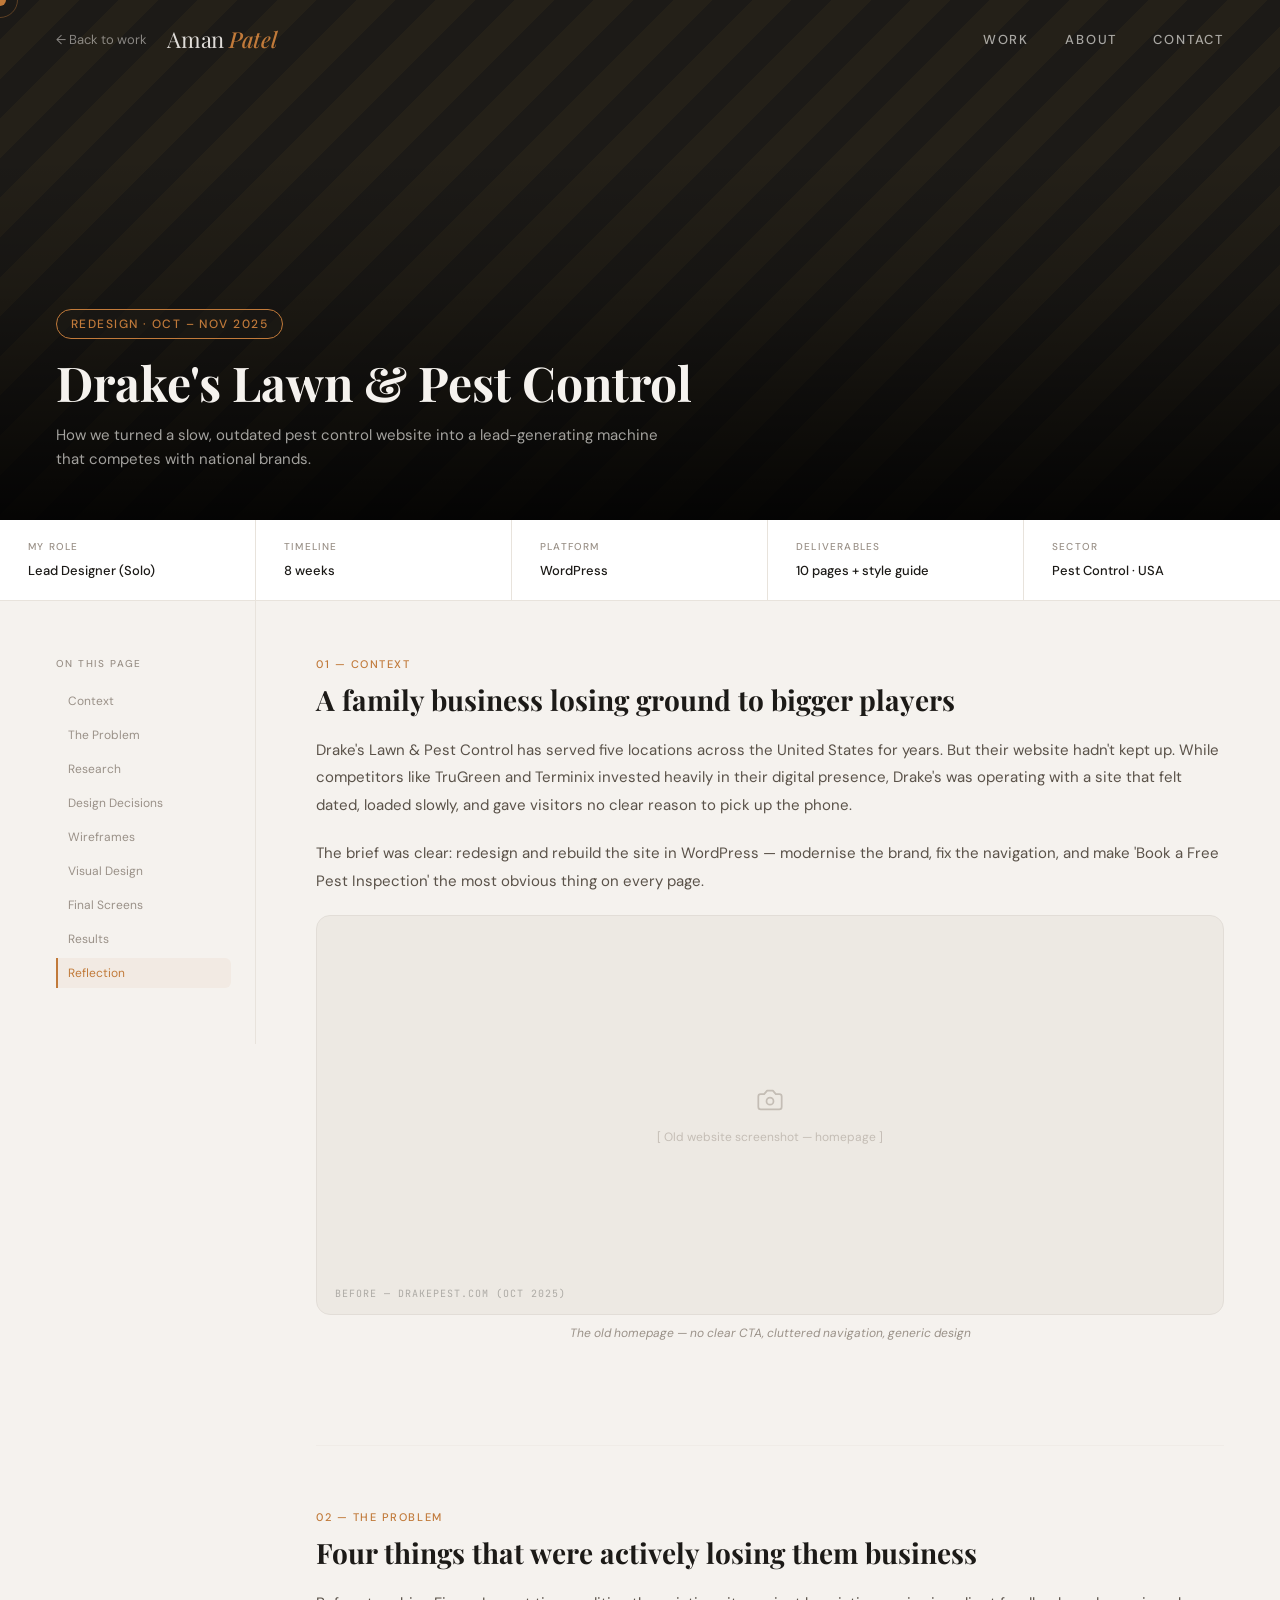
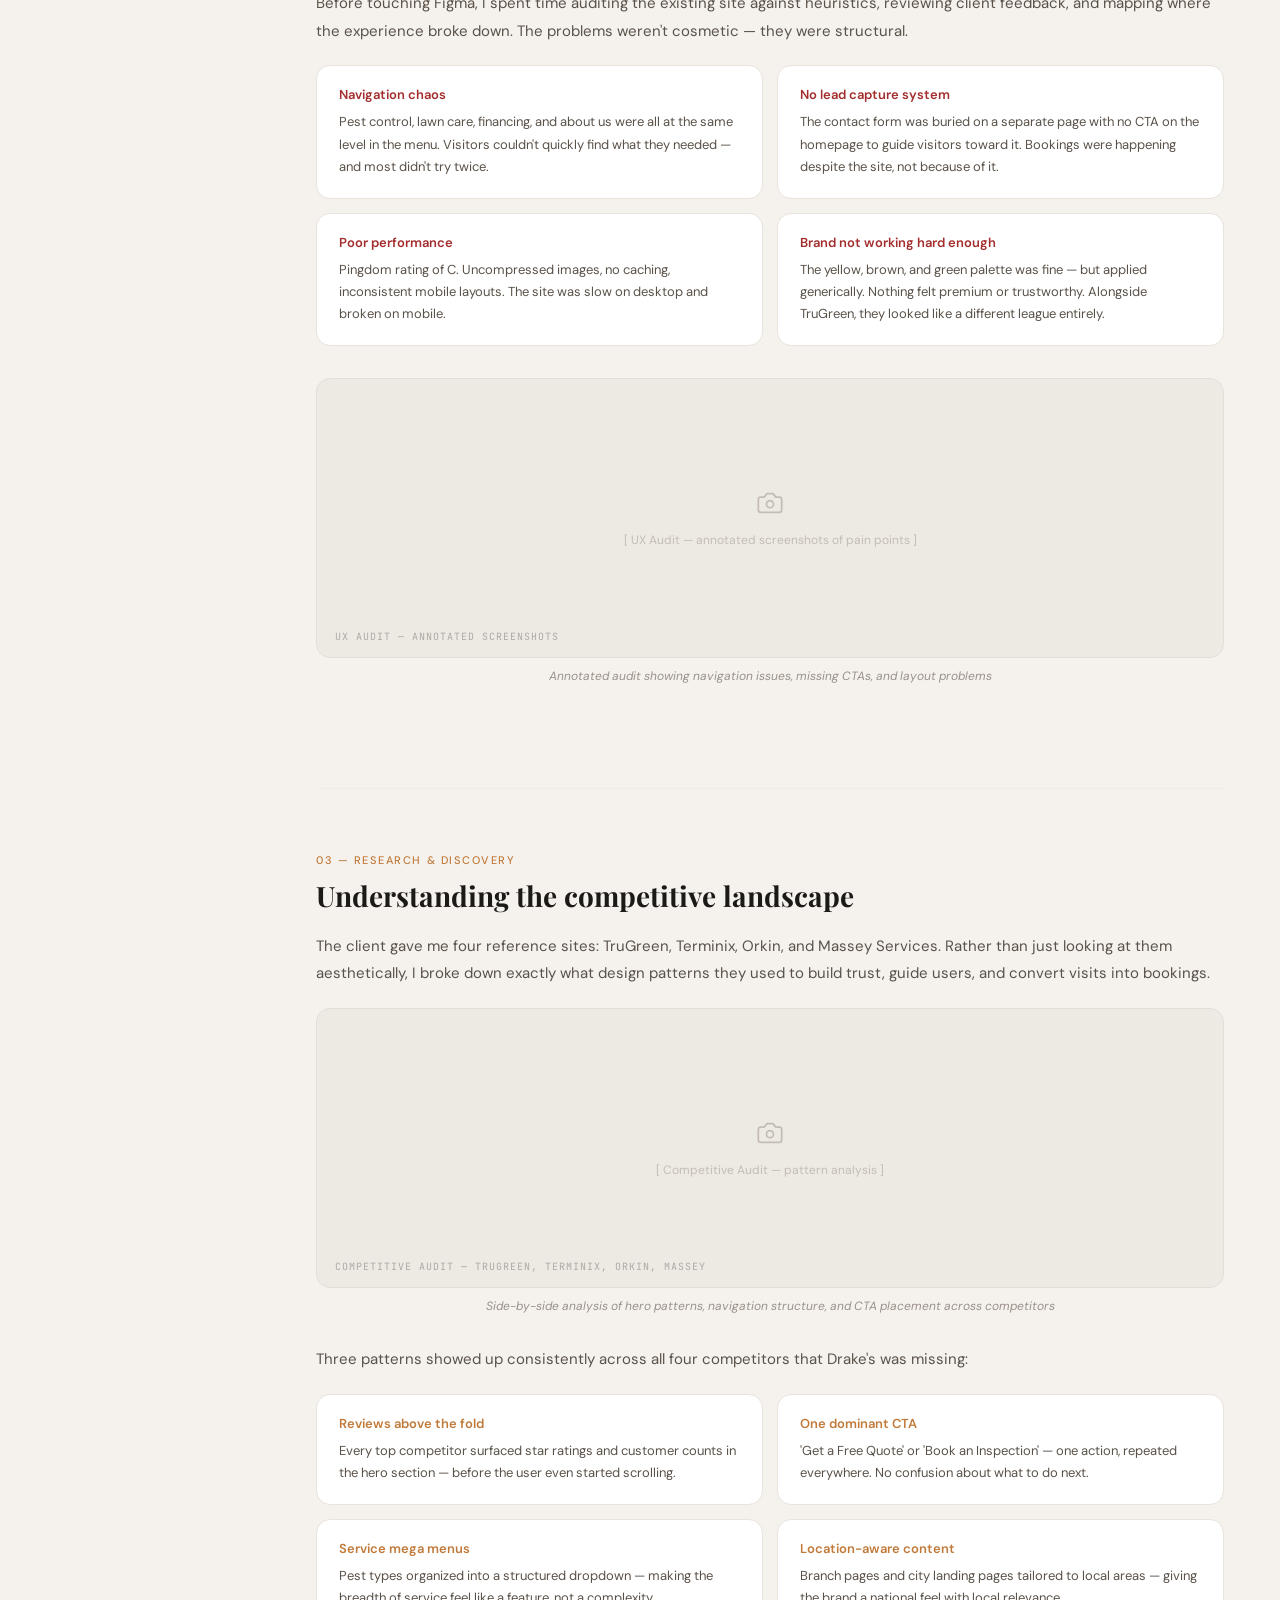
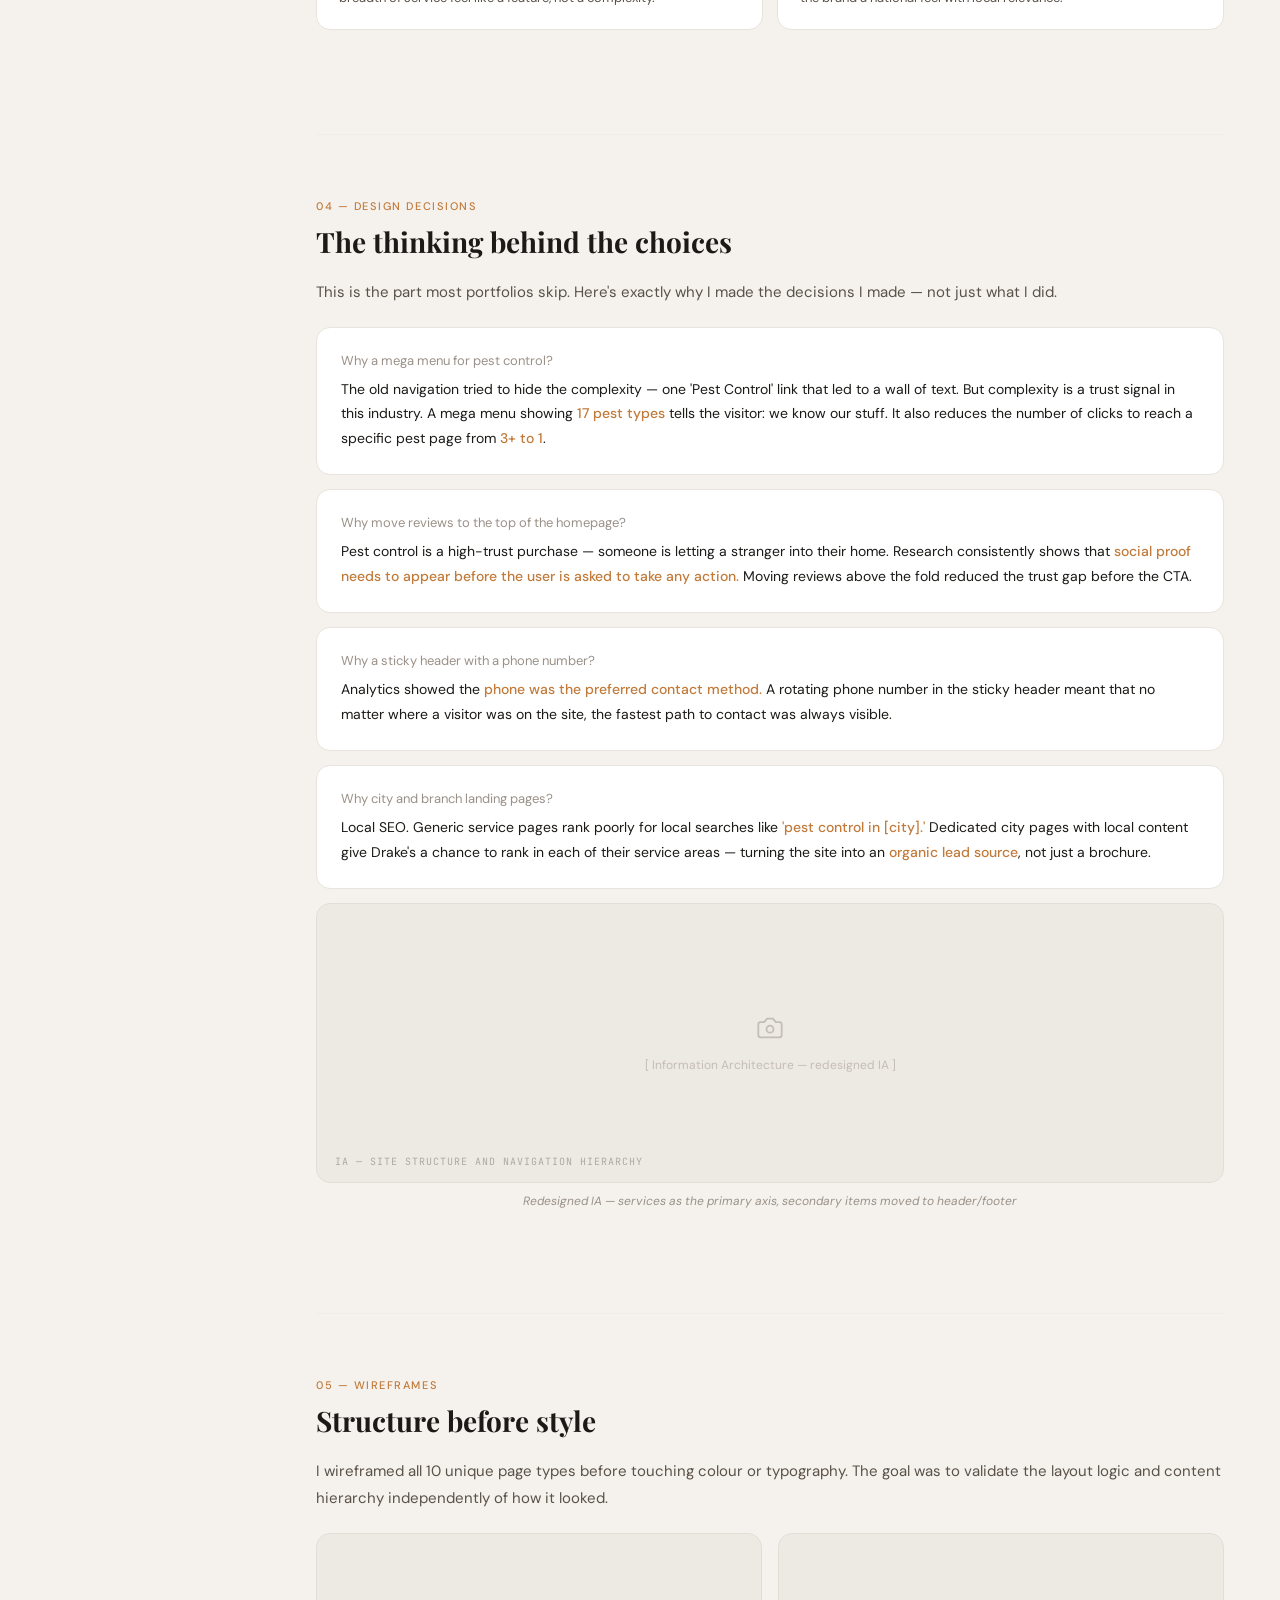
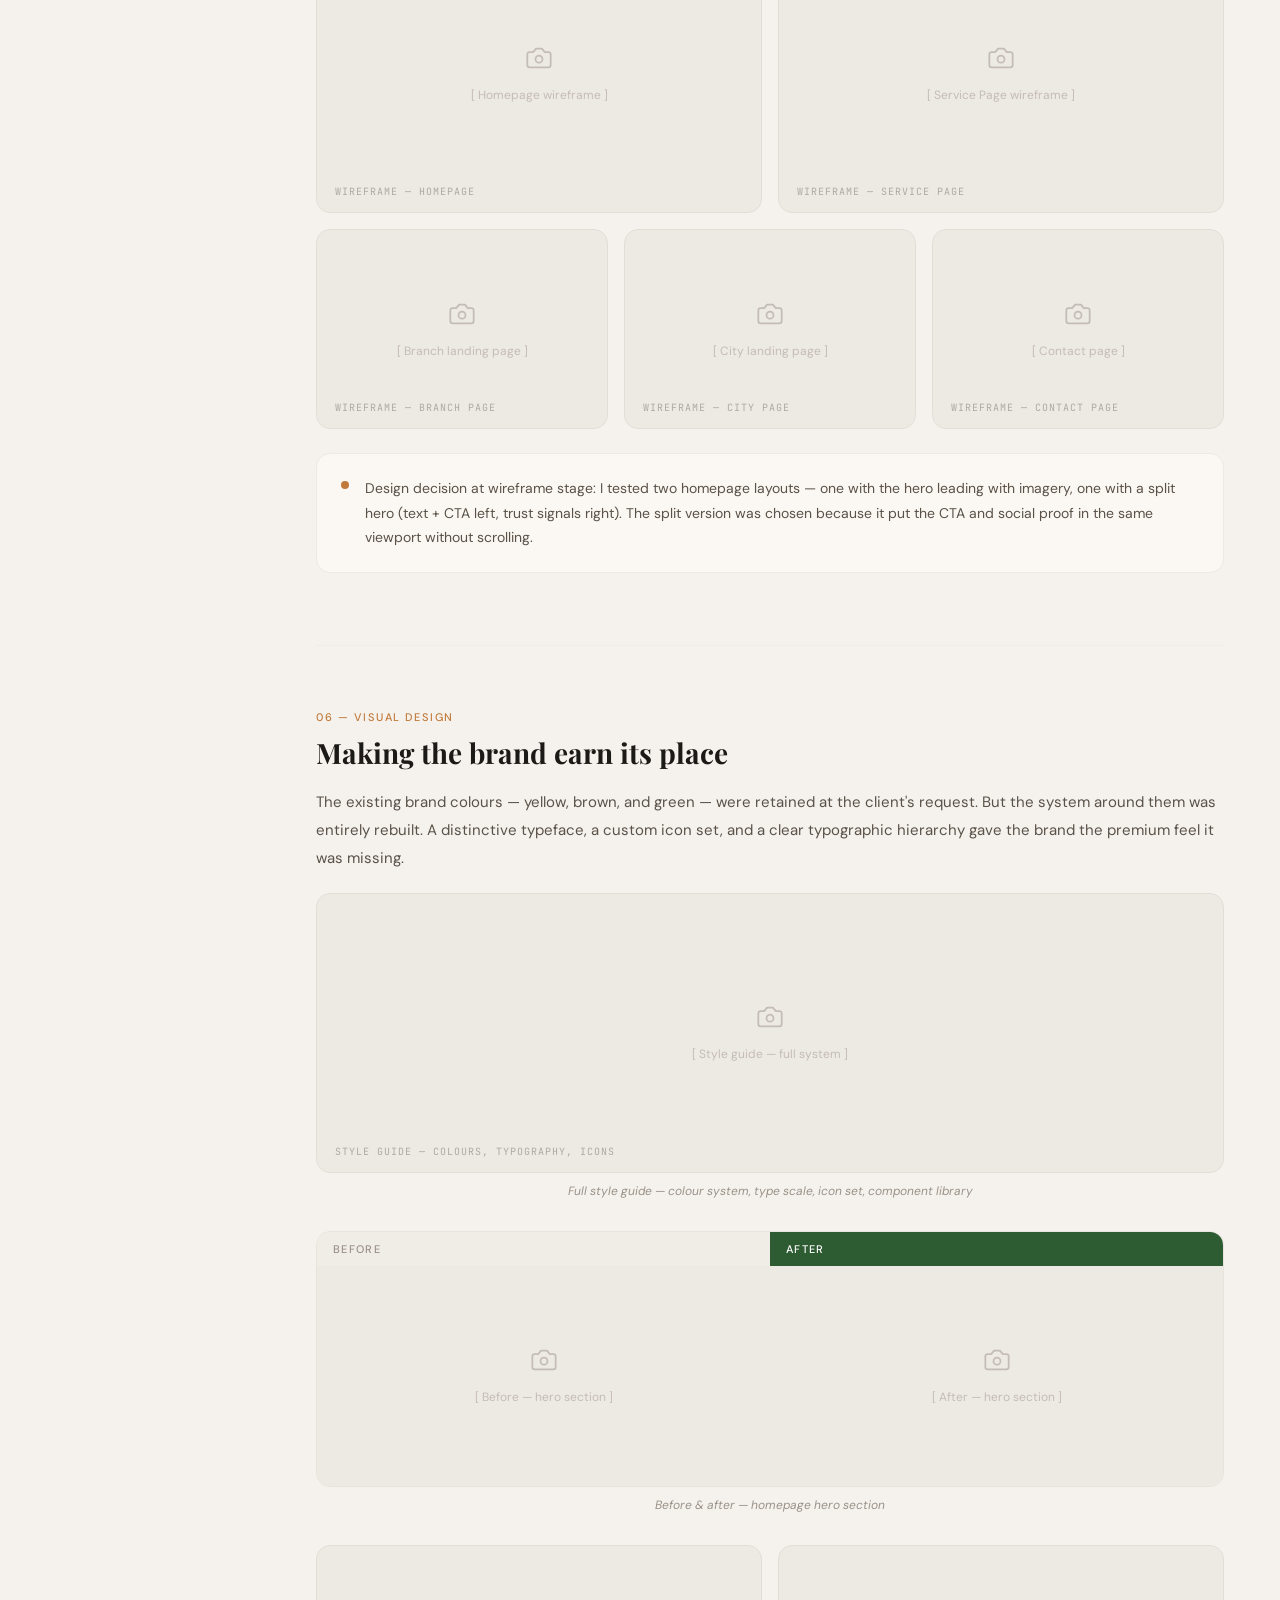
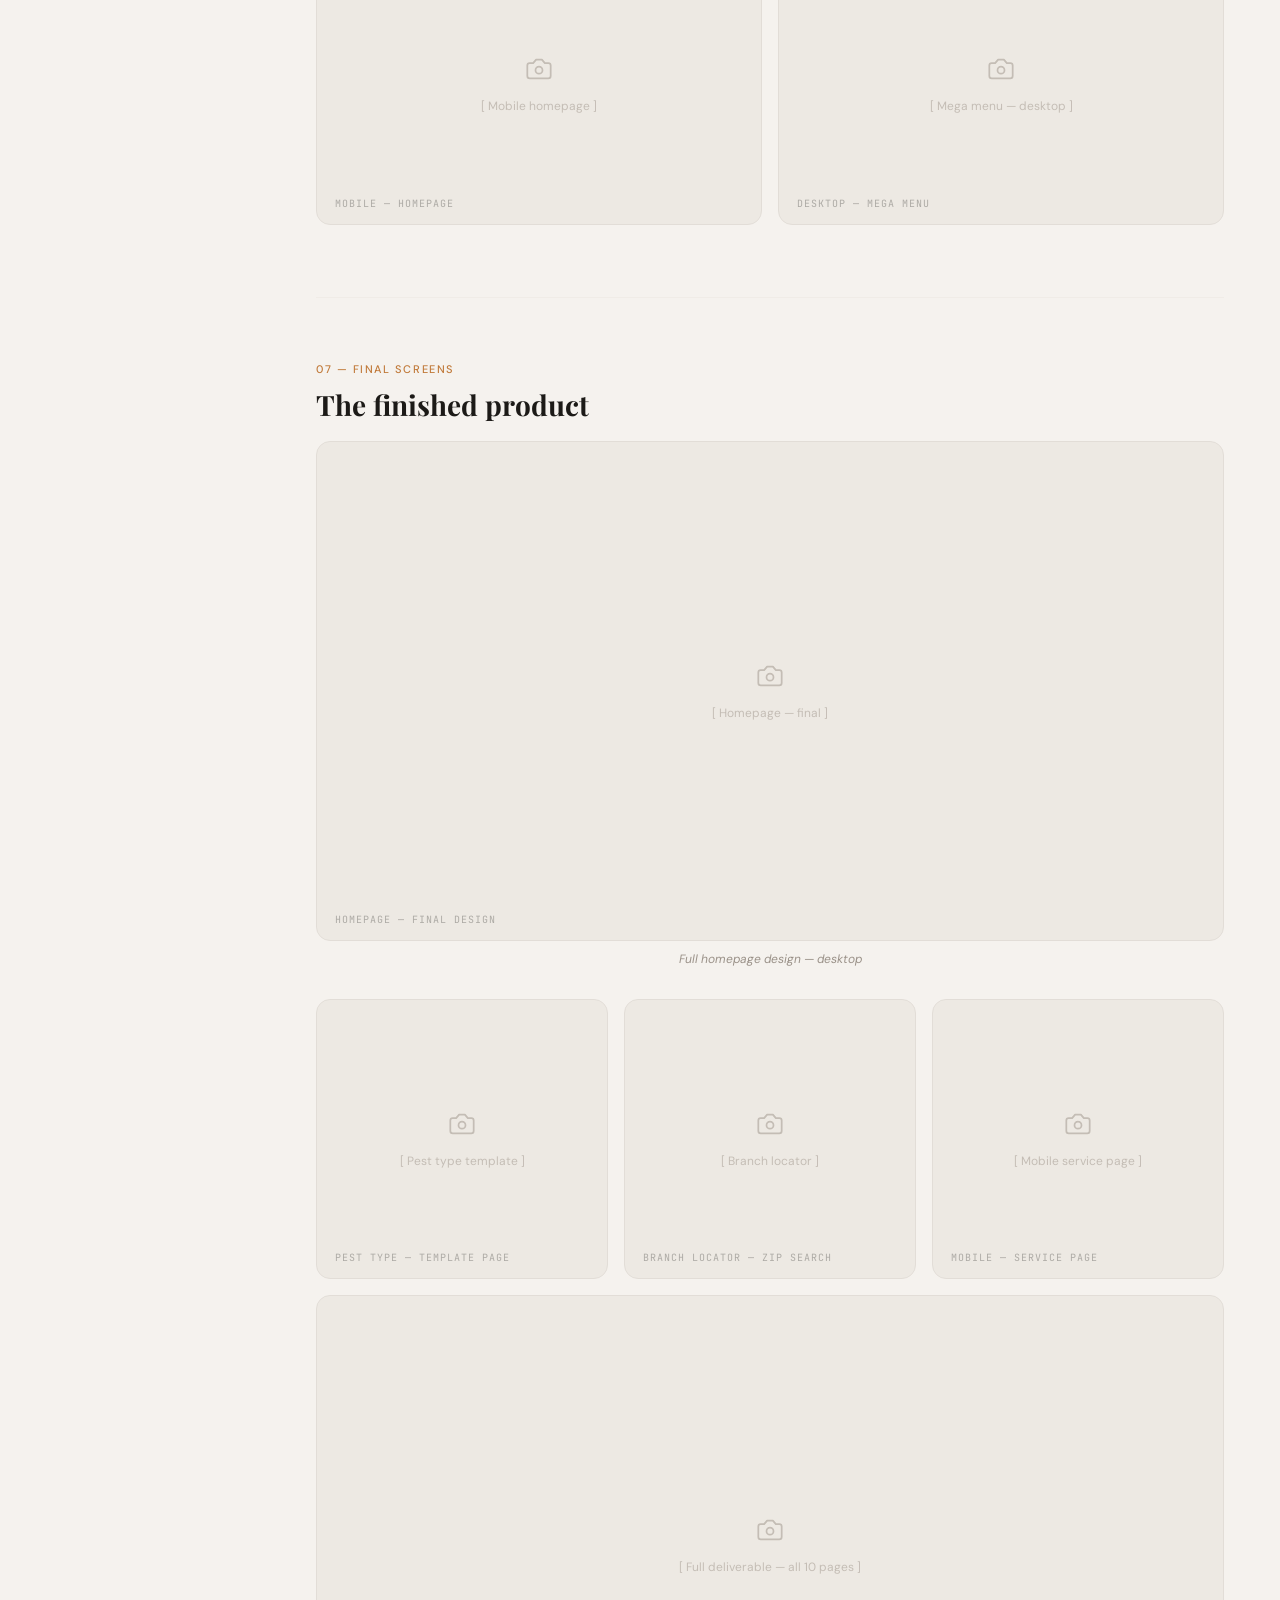
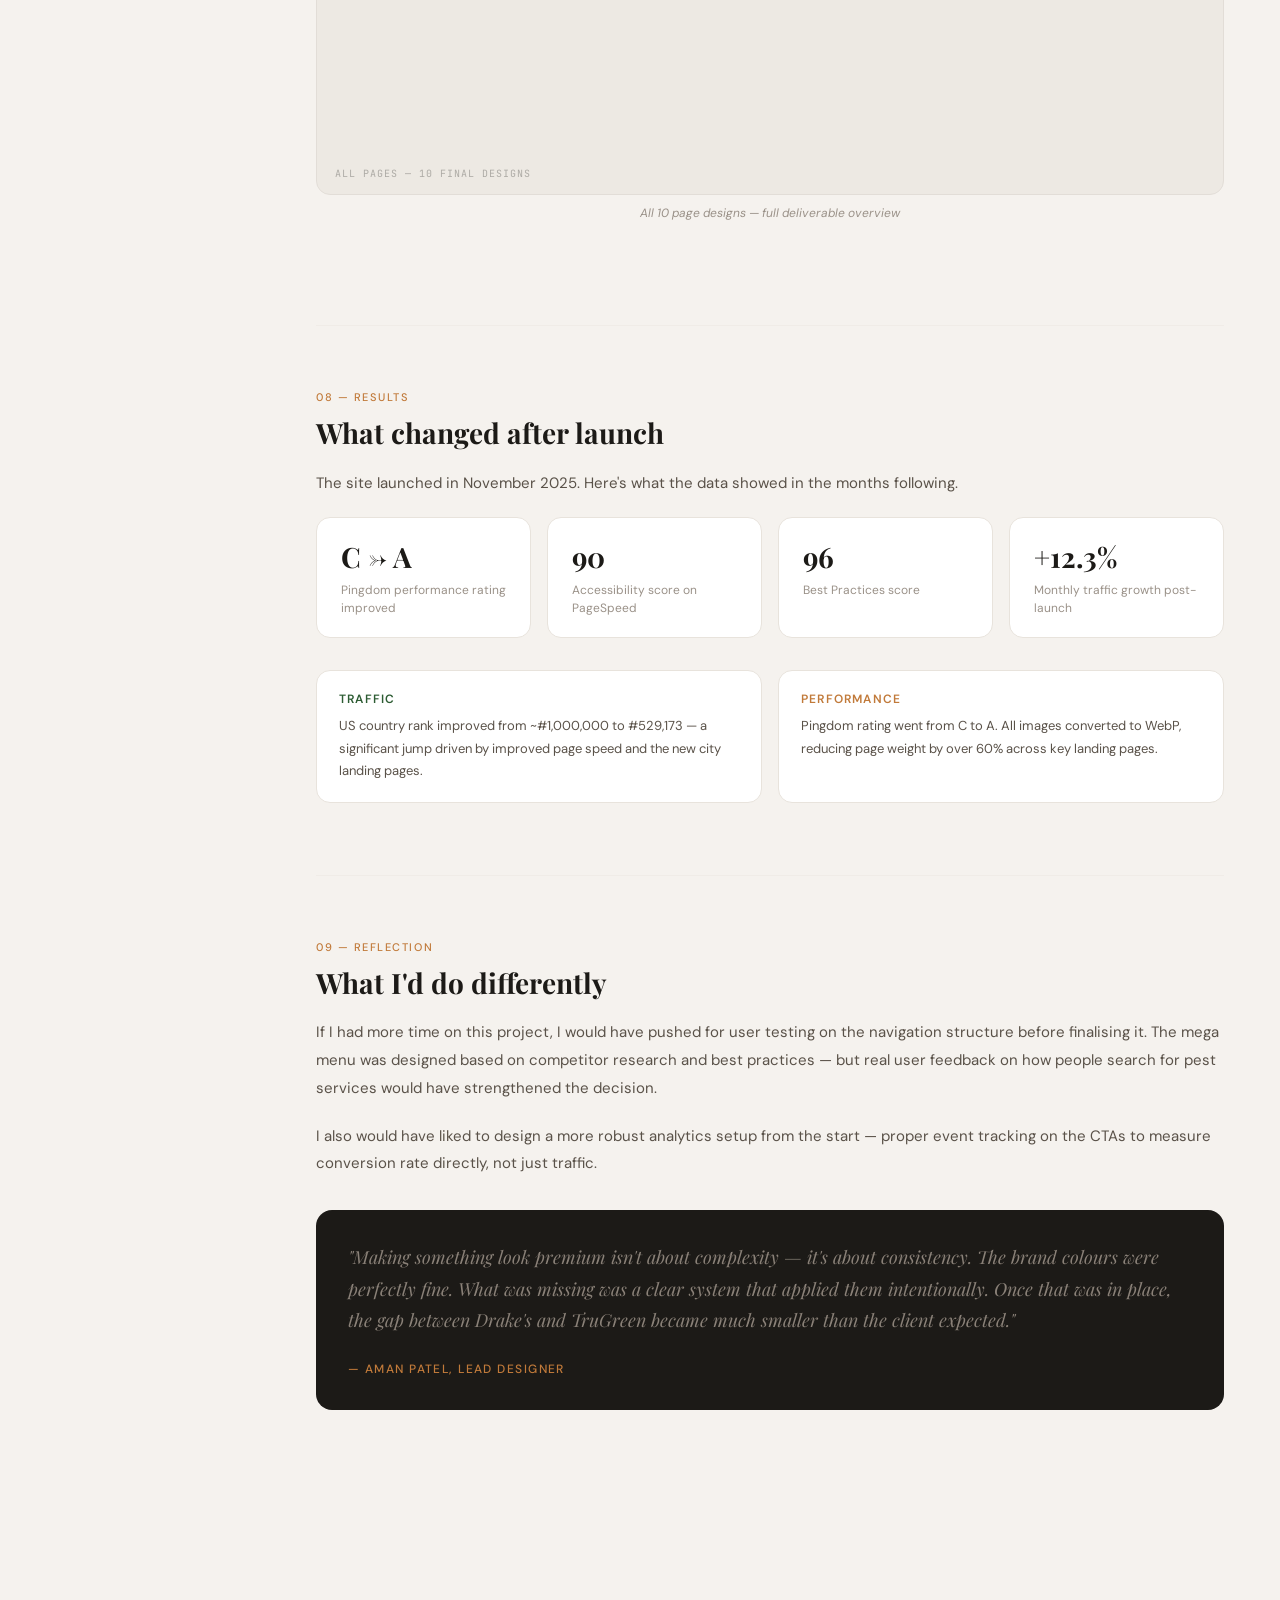
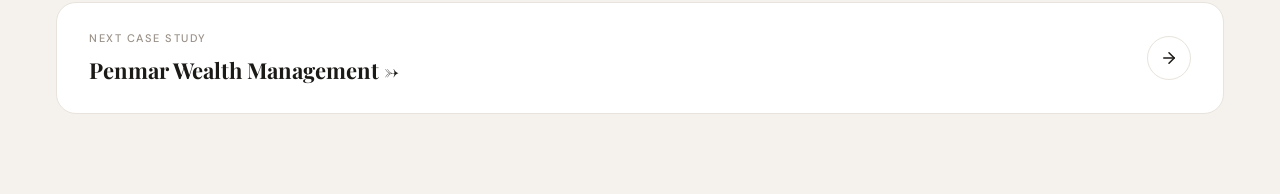
<file: drakes-case-study.html>
<!DOCTYPE html>
<html lang="en">
<head>
  <meta charset="UTF-8" />
  <meta name="viewport" content="width=device-width, initial-scale=1.0" />
  <title>Drake's Lawn &amp; Pest Control — Case Study | Aman Patel</title>
  <link rel="preconnect" href="https://fonts.googleapis.com" />
  <link rel="preconnect" href="https://fonts.gstatic.com" crossorigin />
  <link href="https://fonts.googleapis.com/css2?family=Playfair+Display:ital,wght@0,400;0,500;0,600;0,700;1,400;1,500;1,600;1,700&family=DM+Sans:wght@400;500;600&family=Montserrat:ital,wght@0,400;0,500;0,600;1,400&family=JetBrains+Mono:wght@400;500&display=swap" rel="stylesheet" />
  <link rel="stylesheet" href="styles.css" />

  <style>
    /* ============ NAV — DARK HERO OVERRIDES ============ */
    .nav:not(.is-scrolled) {
      background: transparent;
    }
    .nav:not(.is-scrolled) .nav-logo,
    .nav:not(.is-scrolled) .cs-back {
      color: rgba(245, 242, 238, 0.9);
    }
    .nav:not(.is-scrolled) .nav-logo em {
      color: #C17A3A;
    }
    .nav:not(.is-scrolled) .nav-link {
      color: rgba(245, 242, 238, 0.65);
    }
    .nav:not(.is-scrolled) .nav-link:hover {
      color: rgba(245, 242, 238, 1);
    }

    /* ============ NAV LEFT GROUP ============ */
    .nav-left-group {
      display: flex;
      align-items: center;
      gap: 20px;
    }
    .cs-back {
      font-family: 'DM Sans', sans-serif;
      font-size: 13px;
      color: var(--muted);
      transition: color 0.25s ease;
    }
    .cs-back:hover {
      color: var(--text);
    }
    .nav:not(.is-scrolled) .cs-back {
      color: rgba(245, 242, 238, 0.5);
    }
    .nav:not(.is-scrolled) .cs-back:hover {
      color: rgba(245, 242, 238, 0.9);
    }

    /* ============ HERO ============ */
    .cs-hero {
      height: 520px;
      background: #1C1A17;
      background-image: repeating-linear-gradient(
        135deg,
        #1C1A17 0px,
        #1C1A17 28px,
        #242018 28px,
        #242018 56px
      );
      position: relative;
      overflow: hidden;
    }
    .cs-hero-overlay {
      position: absolute;
      inset: 0;
      background: linear-gradient(to top, rgba(0,0,0,0.85) 0%, rgba(0,0,0,0.2) 45%, transparent 70%);
      display: flex;
      align-items: flex-end;
    }
    .cs-hero-inner {
      max-width: var(--container);
      width: 100%;
      margin: 0 auto;
      padding: 0 var(--gutter) 48px;
    }
    .cs-hero-content {
      opacity: 0;
      transform: translateY(20px);
      transition: opacity 0.8s ease, transform 0.8s ease;
    }
    .cs-hero-content.is-in {
      opacity: 1;
      transform: none;
    }
    .cs-hero-pill {
      display: inline-block;
      border: 1px solid #C17A3A;
      color: #C17A3A;
      background: rgba(28, 26, 23, 0.5);
      font-family: 'DM Sans', sans-serif;
      font-size: 12px;
      font-weight: 500;
      letter-spacing: 0.12em;
      text-transform: uppercase;
      padding: 6px 14px;
      border-radius: 999px;
      margin-bottom: 16px;
    }
    .cs-hero-title {
      font-family: 'Playfair Display', serif;
      font-size: 48px;
      font-weight: 700;
      color: #F5F2EE;
      line-height: 1.15;
      margin-bottom: 12px;
    }
    .cs-hero-subtitle {
      font-family: 'DM Sans', sans-serif;
      font-size: 15px;
      color: rgba(245, 242, 238, 0.65);
      line-height: 1.65;
      max-width: 620px;
    }

    /* ============ META BAR ============ */
    .cs-meta-bar {
      width: 100%;
      background: #fff;
      border-bottom: 1px solid #E8E3DC;
      display: grid;
      grid-template-columns: repeat(5, 1fr);
    }
    .cs-meta-cell {
      padding: 20px 28px;
      border-right: 1px solid #E8E3DC;
    }
    .cs-meta-cell:last-child {
      border-right: none;
    }
    .cs-meta-label {
      display: block;
      font-family: 'DM Sans', sans-serif;
      font-size: 10px;
      font-weight: 500;
      color: #9A9188;
      letter-spacing: 0.12em;
      text-transform: uppercase;
      margin-bottom: 6px;
    }
    .cs-meta-val {
      font-family: 'DM Sans', sans-serif;
      font-size: 13px;
      font-weight: 500;
      color: #1C1A17;
    }

    /* ============ TWO-COLUMN LAYOUT ============ */
    .cs-layout {
      max-width: var(--container);
      margin: 0 auto;
      padding: 0 var(--gutter);
      display: grid;
      grid-template-columns: 200px 1fr;
    }
    .cs-sidebar {
      position: sticky;
      top: 72px;
      align-self: start;
      padding: 56px 24px 56px 0;
      border-right: 1px solid #E8E3DC;
    }
    .cs-main {
      padding: 56px 0 56px 60px;
    }

    /* ============ SIDEBAR NAV ============ */
    .cs-sidebar-label {
      display: block;
      font-family: 'DM Sans', sans-serif;
      font-size: 10px;
      font-weight: 500;
      color: #9A9188;
      letter-spacing: 0.14em;
      text-transform: uppercase;
      margin-bottom: 16px;
    }
    .cs-sidebar-nav {
      display: flex;
      flex-direction: column;
      gap: 4px;
    }
    .cs-nav-link {
      font-family: 'DM Sans', sans-serif;
      font-size: 12px;
      color: #9A9188;
      padding: 7px 10px;
      border-left: 2px solid transparent;
      border-radius: 0 6px 6px 0;
      transition: color 0.15s ease, background 0.15s ease, border-color 0.15s ease;
      display: block;
    }
    .cs-nav-link:hover {
      color: #1C1A17;
    }
    .cs-nav-link.active {
      color: #C17A3A;
      border-left-color: #C17A3A;
      background: rgba(193, 122, 58, 0.06);
    }

    /* ============ IMAGE PLACEHOLDERS ============ */
    .cs-placeholder {
      background: #EDE9E3;
      border: 1px solid #E2DDD7;
      border-radius: 14px;
      position: relative;
      display: flex;
      flex-direction: column;
      align-items: center;
      justify-content: center;
      gap: 10px;
      overflow: hidden;
    }
    .cs-placeholder-icon {}
    .cs-placeholder-text {
      font-family: 'DM Sans', sans-serif;
      font-size: 12px;
      color: #C4BDB5;
      text-align: center;
    }
    .cs-placeholder-stamp {
      position: absolute;
      bottom: 14px;
      left: 18px;
      font-family: 'JetBrains Mono', monospace;
      font-size: 10px;
      color: rgba(28, 26, 23, 0.3);
      letter-spacing: 0.1em;
      text-transform: uppercase;
    }
    .cs-img-caption {
      font-family: 'DM Sans', sans-serif;
      font-size: 12px;
      font-style: italic;
      color: #9A9188;
      text-align: center;
      margin-top: 10px;
      margin-bottom: 32px;
    }

    /* ============ SECTION BASE STYLES ============ */
    .cs-section {
      padding-bottom: 72px;
      border-bottom: 1px solid #F0ECE7;
      margin-bottom: 64px;
    }
    .cs-section:last-of-type {
      border-bottom: none;
    }
    .cs-section-eyebrow {
      display: block;
      font-family: 'DM Sans', sans-serif;
      font-size: 11px;
      font-weight: 500;
      color: #C17A3A;
      letter-spacing: 0.14em;
      text-transform: uppercase;
      margin-bottom: 12px;
    }
    .cs-h2 {
      font-family: 'Playfair Display', serif;
      font-size: 28px;
      font-weight: 700;
      color: #1C1A17;
      line-height: 1.2;
      margin-bottom: 20px;
    }
    .cs-p {
      font-family: 'DM Sans', sans-serif;
      font-size: 15px;
      color: #5A5249;
      line-height: 1.85;
      margin-bottom: 20px;
    }

    /* ============ SCROLL REVEAL ============ */
    .cs-reveal {
      opacity: 0;
      transform: translateY(24px);
      transition: opacity 0.65s ease, transform 0.65s cubic-bezier(0.22, 1, 0.36, 1);
    }
    .cs-reveal.is-in {
      opacity: 1;
      transform: none;
    }

    /* ============ PROBLEM GRID ============ */
    .cs-problem-grid {
      display: grid;
      grid-template-columns: 1fr 1fr;
      gap: 14px;
      margin-bottom: 32px;
    }
    .cs-problem-card {
      background: #fff;
      border: 1px solid #E8E3DC;
      border-radius: 14px;
      padding: 20px 22px;
    }
    .cs-card-label {
      font-family: 'DM Sans', sans-serif;
      font-size: 13px;
      font-weight: 600;
      margin-bottom: 8px;
    }
    .cs-card-label--problem {
      color: #A32D2D;
    }
    .cs-card-label--insight {
      color: #C17A3A;
    }
    .cs-card-body {
      font-family: 'DM Sans', sans-serif;
      font-size: 13px;
      color: #5A5249;
      line-height: 1.7;
    }

    /* ============ INSIGHT GRID ============ */
    .cs-insight-grid {
      display: grid;
      grid-template-columns: 1fr 1fr;
      gap: 14px;
      margin-bottom: 32px;
    }

    /* ============ DECISION BLOCKS ============ */
    .cs-decision {
      background: #fff;
      border: 1px solid #E8E3DC;
      border-radius: 14px;
      padding: 24px;
      margin-bottom: 14px;
    }
    .cs-decision-q {
      font-family: 'DM Sans', sans-serif;
      font-size: 13px;
      color: #9A9188;
      margin-bottom: 8px;
    }
    .cs-decision-a {
      font-family: 'DM Sans', sans-serif;
      font-size: 14px;
      color: #1C1A17;
      line-height: 1.75;
    }
    .cs-hl {
      color: #C17A3A;
      font-weight: 500;
    }

    /* ============ WIREFRAMES GRIDS ============ */
    .cs-wireframes-2col {
      display: grid;
      grid-template-columns: 1fr 1fr;
      gap: 16px;
    }
    .cs-wireframes-3col {
      display: grid;
      grid-template-columns: 1fr 1fr 1fr;
      gap: 16px;
      margin-top: 16px;
    }

    /* ============ ANNOTATION BLOCK ============ */
    .cs-annotation {
      background: #FBF7F2;
      border: 1px solid #EDE9E3;
      border-radius: 14px;
      padding: 22px 24px;
      display: flex;
      gap: 16px;
      margin-top: 24px;
    }
    .cs-annotation-dot {
      width: 8px;
      height: 8px;
      border-radius: 50%;
      background: #C17A3A;
      flex-shrink: 0;
      margin-top: 5px;
    }
    .cs-annotation-text {
      font-family: 'DM Sans', sans-serif;
      font-size: 14px;
      color: #5A5249;
      line-height: 1.75;
    }

    /* ============ BEFORE / AFTER GRID ============ */
    .cs-ba-grid {
      display: grid;
      grid-template-columns: 1fr 1fr;
      border: 1px solid #E8E3DC;
      border-radius: 14px;
      overflow: hidden;
      margin-top: 32px;
      margin-bottom: 10px;
    }
    .cs-ba-col {}
    .cs-ba-label {
      font-family: 'DM Sans', sans-serif;
      font-size: 11px;
      font-weight: 500;
      letter-spacing: 0.12em;
      text-transform: uppercase;
      padding: 10px 16px;
    }
    .cs-ba-label--before {
      background: #F0ECE6;
      color: #9A9188;
    }
    .cs-ba-label--after {
      background: #2D5C33;
      color: #fff;
    }
    .cs-ba-placeholder {
      background: #EDE9E3;
      border: none;
      border-radius: 0;
    }

    /* ============ VISUAL DESIGN 2-COL ============ */
    .cs-visual-2col {
      display: grid;
      grid-template-columns: 1fr 1fr;
      gap: 16px;
      margin-top: 24px;
    }

    /* ============ SCREENS 3-COL ============ */
    .cs-screens-3col {
      display: grid;
      grid-template-columns: 1fr 1fr 1fr;
      gap: 16px;
      margin-top: 16px;
    }

    /* ============ METRICS GRID ============ */
    .cs-metrics-grid {
      display: grid;
      grid-template-columns: repeat(4, 1fr);
      gap: 16px;
      margin-bottom: 32px;
    }
    .cs-metric-card {
      background: #fff;
      border: 1px solid #E8E3DC;
      border-radius: 14px;
      padding: 20px 24px;
    }
    .cs-metric-val {
      font-family: 'Playfair Display', serif;
      font-size: 28px;
      font-weight: 700;
      color: #1C1A17;
      margin-bottom: 6px;
    }
    .cs-metric-desc {
      font-family: 'DM Sans', sans-serif;
      font-size: 12px;
      color: #9A9188;
      line-height: 1.5;
    }

    /* ============ RESULTS INSIGHT CARDS ============ */
    .cs-results-2col {
      display: grid;
      grid-template-columns: 1fr 1fr;
      gap: 16px;
    }
    .cs-results-card {
      background: #fff;
      border: 1px solid #E8E3DC;
      border-radius: 14px;
      padding: 20px 22px;
    }
    .cs-results-label {
      font-family: 'DM Sans', sans-serif;
      font-size: 12px;
      font-weight: 600;
      letter-spacing: 0.1em;
      text-transform: uppercase;
      margin-bottom: 8px;
    }
    .cs-results-label--traffic {
      color: #2D5C33;
    }
    .cs-results-label--perf {
      color: #C17A3A;
    }
    .cs-results-body {
      font-family: 'DM Sans', sans-serif;
      font-size: 13px;
      color: #5A5249;
      line-height: 1.7;
    }

    /* ============ DARK QUOTE BLOCK ============ */
    .cs-dark-quote {
      background: #1C1A17;
      border-radius: 16px;
      padding: 32px;
      margin-top: 32px;
    }
    .cs-dark-quote-text {
      font-family: var(--serif);
      font-style: italic;
      font-size: 18px;
      color: #8A8178;
      line-height: 1.75;
      margin-bottom: 20px;
    }
    .cs-dark-quote-attr {
      font-family: 'DM Sans', sans-serif;
      font-size: 12px;
      font-weight: 500;
      letter-spacing: 0.12em;
      text-transform: uppercase;
      color: #C17A3A;
    }

    /* ============ NEXT PROJECT CARD ============ */
    .cs-next-wrap {
      max-width: var(--container);
      margin: 0 auto;
      padding: 0 var(--gutter) 80px;
    }
    .cs-next-card {
      background: #fff;
      border: 1px solid #E8E3DC;
      border-radius: 20px;
      padding: 28px 32px;
      display: flex;
      justify-content: space-between;
      align-items: center;
      transition: border-color 0.2s ease, transform 0.2s ease;
      cursor: pointer;
    }
    .cs-next-card:hover {
      border-color: #C17A3A;
      transform: translateY(-3px);
    }
    .cs-next-label {
      font-family: 'DM Sans', sans-serif;
      font-size: 11px;
      font-weight: 500;
      letter-spacing: 0.14em;
      text-transform: uppercase;
      color: #9A9188;
      margin-bottom: 10px;
    }
    .cs-next-title {
      font-family: 'Playfair Display', serif;
      font-size: 22px;
      font-weight: 700;
      color: #1C1A17;
      transition: color 0.2s ease;
    }
    .cs-next-card:hover .cs-next-title {
      color: #C17A3A;
    }
    .cs-next-arrow {
      width: 44px;
      height: 44px;
      border: 1px solid #E8E3DC;
      border-radius: 50%;
      display: flex;
      align-items: center;
      justify-content: center;
      background: none;
      flex-shrink: 0;
      transition: background 0.2s ease, border-color 0.2s ease;
    }
    .cs-next-arrow svg {
      color: #1C1A17;
      transition: color 0.2s ease;
    }
    .cs-next-card:hover .cs-next-arrow {
      background: #C17A3A;
      border-color: #C17A3A;
    }
    .cs-next-card:hover .cs-next-arrow svg {
      color: #fff;
    }

    /* ============ RESPONSIVE ============ */
    @media (max-width: 960px) {
      .cs-layout { grid-template-columns: 1fr; }
      .cs-sidebar { display: none; }
      .cs-main { padding: 40px 0; }
      .cs-problem-grid,
      .cs-insight-grid,
      .cs-metrics-grid { grid-template-columns: 1fr 1fr; }
    }
    @media (max-width: 640px) {
      .cs-problem-grid,
      .cs-insight-grid,
      .cs-metrics-grid,
      .cs-wireframes-2col,
      .cs-wireframes-3col,
      .cs-screens-3col { grid-template-columns: 1fr; }
      .cs-ba-grid { grid-template-columns: 1fr; }
      .cs-hero-title { font-size: 36px; }
      .cs-meta-bar { grid-template-columns: repeat(2, 1fr); }
      .cs-results-2col { grid-template-columns: 1fr; }
      .cs-visual-2col { grid-template-columns: 1fr; }
    }
  </style>
</head>
<body>

  <!-- CUSTOM CURSOR -->
  <div class="cursor-dot"></div>
  <div class="cursor-ring"></div>

  <!-- NAV -->
  <nav class="nav">
    <div class="nav-left-group">
      <a href="index.html#work" class="cs-back">← Back to work</a>
      <a href="index.html" class="nav-logo">Aman <em>Patel</em></a>
    </div>
    <div class="nav-links">
      <a href="index.html#work" class="nav-link">Work</a>
      <a href="index.html#about" class="nav-link">About</a>
      <a href="index.html#contact" class="nav-link">Contact</a>
    </div>
  </nav>

  <!-- HERO -->
  <section class="cs-hero">
    <div class="cs-hero-overlay">
      <div class="cs-hero-inner">
        <div class="cs-hero-content">
          <span class="cs-hero-pill">Redesign · Oct – Nov 2025</span>
          <h1 class="cs-hero-title">Drake's Lawn &amp; Pest Control</h1>
          <p class="cs-hero-subtitle">How we turned a slow, outdated pest control website into a lead-generating machine that competes with national brands.</p>
        </div>
      </div>
    </div>
  </section>

  <!-- META BAR -->
  <div class="cs-meta-bar">
    <div class="cs-meta-cell">
      <span class="cs-meta-label">My Role</span>
      <span class="cs-meta-val">Lead Designer (Solo)</span>
    </div>
    <div class="cs-meta-cell">
      <span class="cs-meta-label">Timeline</span>
      <span class="cs-meta-val">8 weeks</span>
    </div>
    <div class="cs-meta-cell">
      <span class="cs-meta-label">Platform</span>
      <span class="cs-meta-val">WordPress</span>
    </div>
    <div class="cs-meta-cell">
      <span class="cs-meta-label">Deliverables</span>
      <span class="cs-meta-val">10 pages + style guide</span>
    </div>
    <div class="cs-meta-cell">
      <span class="cs-meta-label">Sector</span>
      <span class="cs-meta-val">Pest Control · USA</span>
    </div>
  </div>

  <!-- TWO-COLUMN LAYOUT -->
  <div class="cs-layout">

    <!-- SIDEBAR -->
    <aside class="cs-sidebar">
      <span class="cs-sidebar-label">On this page</span>
      <nav class="cs-sidebar-nav">
        <a href="#context" class="cs-nav-link active">Context</a>
        <a href="#problem" class="cs-nav-link">The Problem</a>
        <a href="#research" class="cs-nav-link">Research</a>
        <a href="#decisions" class="cs-nav-link">Design Decisions</a>
        <a href="#wireframes" class="cs-nav-link">Wireframes</a>
        <a href="#visual" class="cs-nav-link">Visual Design</a>
        <a href="#screens" class="cs-nav-link">Final Screens</a>
        <a href="#results" class="cs-nav-link">Results</a>
        <a href="#reflection" class="cs-nav-link">Reflection</a>
      </nav>
    </aside>

    <!-- MAIN CONTENT -->
    <main class="cs-main">

      <!-- SECTION 01 — CONTEXT -->
      <section class="cs-section cs-reveal" id="context">
        <span class="cs-section-eyebrow">01 — Context</span>
        <h2 class="cs-h2">A family business losing ground to bigger players</h2>
        <p class="cs-p">Drake's Lawn &amp; Pest Control has served five locations across the United States for years. But their website hadn't kept up. While competitors like TruGreen and Terminix invested heavily in their digital presence, Drake's was operating with a site that felt dated, loaded slowly, and gave visitors no clear reason to pick up the phone.</p>
        <p class="cs-p">The brief was clear: redesign and rebuild the site in WordPress — modernise the brand, fix the navigation, and make 'Book a Free Pest Inspection' the most obvious thing on every page.</p>
        <figure>
          <div class="cs-placeholder" style="height: 400px;">
            <div class="cs-placeholder-icon">
              <svg width="28" height="28" viewBox="0 0 24 24" fill="none" stroke="#C4BDB5" stroke-width="1.5" stroke-linecap="round" stroke-linejoin="round"><path d="M14.5 4h-5L7 7H4a2 2 0 0 0-2 2v9a2 2 0 0 0 2 2h16a2 2 0 0 0 2-2V9a2 2 0 0 0-2-2h-3l-2.5-3z"/><circle cx="12" cy="13" r="3"/></svg>
            </div>
            <span class="cs-placeholder-text">[ Old website screenshot — homepage ]</span>
            <span class="cs-placeholder-stamp">BEFORE — drakepest.com (Oct 2025)</span>
          </div>
          <figcaption class="cs-img-caption">The old homepage — no clear CTA, cluttered navigation, generic design</figcaption>
        </figure>
      </section>

      <!-- SECTION 02 — THE PROBLEM -->
      <section class="cs-section cs-reveal" id="problem">
        <span class="cs-section-eyebrow">02 — The Problem</span>
        <h2 class="cs-h2">Four things that were actively losing them business</h2>
        <p class="cs-p">Before touching Figma, I spent time auditing the existing site against heuristics, reviewing client feedback, and mapping where the experience broke down. The problems weren't cosmetic — they were structural.</p>

        <div class="cs-problem-grid">
          <div class="cs-problem-card">
            <div class="cs-card-label cs-card-label--problem">Navigation chaos</div>
            <p class="cs-card-body">Pest control, lawn care, financing, and about us were all at the same level in the menu. Visitors couldn't quickly find what they needed — and most didn't try twice.</p>
          </div>
          <div class="cs-problem-card">
            <div class="cs-card-label cs-card-label--problem">No lead capture system</div>
            <p class="cs-card-body">The contact form was buried on a separate page with no CTA on the homepage to guide visitors toward it. Bookings were happening despite the site, not because of it.</p>
          </div>
          <div class="cs-problem-card">
            <div class="cs-card-label cs-card-label--problem">Poor performance</div>
            <p class="cs-card-body">Pingdom rating of C. Uncompressed images, no caching, inconsistent mobile layouts. The site was slow on desktop and broken on mobile.</p>
          </div>
          <div class="cs-problem-card">
            <div class="cs-card-label cs-card-label--problem">Brand not working hard enough</div>
            <p class="cs-card-body">The yellow, brown, and green palette was fine — but applied generically. Nothing felt premium or trustworthy. Alongside TruGreen, they looked like a different league entirely.</p>
          </div>
        </div>

        <figure>
          <div class="cs-placeholder" style="height: 280px;">
            <div class="cs-placeholder-icon">
              <svg width="28" height="28" viewBox="0 0 24 24" fill="none" stroke="#C4BDB5" stroke-width="1.5" stroke-linecap="round" stroke-linejoin="round"><path d="M14.5 4h-5L7 7H4a2 2 0 0 0-2 2v9a2 2 0 0 0 2 2h16a2 2 0 0 0 2-2V9a2 2 0 0 0-2-2h-3l-2.5-3z"/><circle cx="12" cy="13" r="3"/></svg>
            </div>
            <span class="cs-placeholder-text">[ UX Audit — annotated screenshots of pain points ]</span>
            <span class="cs-placeholder-stamp">UX AUDIT — annotated screenshots</span>
          </div>
          <figcaption class="cs-img-caption">Annotated audit showing navigation issues, missing CTAs, and layout problems</figcaption>
        </figure>
      </section>

      <!-- SECTION 03 — RESEARCH -->
      <section class="cs-section cs-reveal" id="research">
        <span class="cs-section-eyebrow">03 — Research &amp; Discovery</span>
        <h2 class="cs-h2">Understanding the competitive landscape</h2>
        <p class="cs-p">The client gave me four reference sites: TruGreen, Terminix, Orkin, and Massey Services. Rather than just looking at them aesthetically, I broke down exactly what design patterns they used to build trust, guide users, and convert visits into bookings.</p>

        <figure>
          <div class="cs-placeholder" style="height: 280px;">
            <div class="cs-placeholder-icon">
              <svg width="28" height="28" viewBox="0 0 24 24" fill="none" stroke="#C4BDB5" stroke-width="1.5" stroke-linecap="round" stroke-linejoin="round"><path d="M14.5 4h-5L7 7H4a2 2 0 0 0-2 2v9a2 2 0 0 0 2 2h16a2 2 0 0 0 2-2V9a2 2 0 0 0-2-2h-3l-2.5-3z"/><circle cx="12" cy="13" r="3"/></svg>
            </div>
            <span class="cs-placeholder-text">[ Competitive Audit — pattern analysis ]</span>
            <span class="cs-placeholder-stamp">COMPETITIVE AUDIT — TruGreen, Terminix, Orkin, Massey</span>
          </div>
          <figcaption class="cs-img-caption">Side-by-side analysis of hero patterns, navigation structure, and CTA placement across competitors</figcaption>
        </figure>

        <p class="cs-p">Three patterns showed up consistently across all four competitors that Drake's was missing:</p>

        <div class="cs-insight-grid">
          <div class="cs-problem-card">
            <div class="cs-card-label cs-card-label--insight">Reviews above the fold</div>
            <p class="cs-card-body">Every top competitor surfaced star ratings and customer counts in the hero section — before the user even started scrolling.</p>
          </div>
          <div class="cs-problem-card">
            <div class="cs-card-label cs-card-label--insight">One dominant CTA</div>
            <p class="cs-card-body">'Get a Free Quote' or 'Book an Inspection' — one action, repeated everywhere. No confusion about what to do next.</p>
          </div>
          <div class="cs-problem-card">
            <div class="cs-card-label cs-card-label--insight">Service mega menus</div>
            <p class="cs-card-body">Pest types organized into a structured dropdown — making the breadth of service feel like a feature, not a complexity.</p>
          </div>
          <div class="cs-problem-card">
            <div class="cs-card-label cs-card-label--insight">Location-aware content</div>
            <p class="cs-card-body">Branch pages and city landing pages tailored to local areas — giving the brand a national feel with local relevance.</p>
          </div>
        </div>
      </section>

      <!-- SECTION 04 — DESIGN DECISIONS -->
      <section class="cs-section cs-reveal" id="decisions">
        <span class="cs-section-eyebrow">04 — Design Decisions</span>
        <h2 class="cs-h2">The thinking behind the choices</h2>
        <p class="cs-p">This is the part most portfolios skip. Here's exactly why I made the decisions I made — not just what I did.</p>

        <div class="cs-decision">
          <p class="cs-decision-q">Why a mega menu for pest control?</p>
          <p class="cs-decision-a">The old navigation tried to hide the complexity — one 'Pest Control' link that led to a wall of text. But complexity is a trust signal in this industry. A mega menu showing <strong class="cs-hl">17 pest types</strong> tells the visitor: we know our stuff. It also reduces the number of clicks to reach a specific pest page from <strong class="cs-hl">3+ to 1</strong>.</p>
        </div>

        <div class="cs-decision">
          <p class="cs-decision-q">Why move reviews to the top of the homepage?</p>
          <p class="cs-decision-a">Pest control is a high-trust purchase — someone is letting a stranger into their home. Research consistently shows that <strong class="cs-hl">social proof needs to appear before the user is asked to take any action.</strong> Moving reviews above the fold reduced the trust gap before the CTA.</p>
        </div>

        <div class="cs-decision">
          <p class="cs-decision-q">Why a sticky header with a phone number?</p>
          <p class="cs-decision-a">Analytics showed the <strong class="cs-hl">phone was the preferred contact method.</strong> A rotating phone number in the sticky header meant that no matter where a visitor was on the site, the fastest path to contact was always visible.</p>
        </div>

        <div class="cs-decision">
          <p class="cs-decision-q">Why city and branch landing pages?</p>
          <p class="cs-decision-a">Local SEO. Generic service pages rank poorly for local searches like <strong class="cs-hl">'pest control in [city].'</strong> Dedicated city pages with local content give Drake's a chance to rank in each of their service areas — turning the site into an <strong class="cs-hl">organic lead source</strong>, not just a brochure.</p>
        </div>

        <figure>
          <div class="cs-placeholder" style="height: 280px;">
            <div class="cs-placeholder-icon">
              <svg width="28" height="28" viewBox="0 0 24 24" fill="none" stroke="#C4BDB5" stroke-width="1.5" stroke-linecap="round" stroke-linejoin="round"><path d="M14.5 4h-5L7 7H4a2 2 0 0 0-2 2v9a2 2 0 0 0 2 2h16a2 2 0 0 0 2-2V9a2 2 0 0 0-2-2h-3l-2.5-3z"/><circle cx="12" cy="13" r="3"/></svg>
            </div>
            <span class="cs-placeholder-text">[ Information Architecture — redesigned IA ]</span>
            <span class="cs-placeholder-stamp">IA — site structure and navigation hierarchy</span>
          </div>
          <figcaption class="cs-img-caption">Redesigned IA — services as the primary axis, secondary items moved to header/footer</figcaption>
        </figure>
      </section>

      <!-- SECTION 05 — WIREFRAMES -->
      <section class="cs-section cs-reveal" id="wireframes">
        <span class="cs-section-eyebrow">05 — Wireframes</span>
        <h2 class="cs-h2">Structure before style</h2>
        <p class="cs-p">I wireframed all 10 unique page types before touching colour or typography. The goal was to validate the layout logic and content hierarchy independently of how it looked.</p>

        <div class="cs-wireframes-2col">
          <div class="cs-placeholder" style="height: 280px;">
            <div class="cs-placeholder-icon">
              <svg width="28" height="28" viewBox="0 0 24 24" fill="none" stroke="#C4BDB5" stroke-width="1.5" stroke-linecap="round" stroke-linejoin="round"><path d="M14.5 4h-5L7 7H4a2 2 0 0 0-2 2v9a2 2 0 0 0 2 2h16a2 2 0 0 0 2-2V9a2 2 0 0 0-2-2h-3l-2.5-3z"/><circle cx="12" cy="13" r="3"/></svg>
            </div>
            <span class="cs-placeholder-text">[ Homepage wireframe ]</span>
            <span class="cs-placeholder-stamp">WIREFRAME — Homepage</span>
          </div>
          <div class="cs-placeholder" style="height: 280px;">
            <div class="cs-placeholder-icon">
              <svg width="28" height="28" viewBox="0 0 24 24" fill="none" stroke="#C4BDB5" stroke-width="1.5" stroke-linecap="round" stroke-linejoin="round"><path d="M14.5 4h-5L7 7H4a2 2 0 0 0-2 2v9a2 2 0 0 0 2 2h16a2 2 0 0 0 2-2V9a2 2 0 0 0-2-2h-3l-2.5-3z"/><circle cx="12" cy="13" r="3"/></svg>
            </div>
            <span class="cs-placeholder-text">[ Service Page wireframe ]</span>
            <span class="cs-placeholder-stamp">WIREFRAME — Service Page</span>
          </div>
        </div>

        <div class="cs-wireframes-3col">
          <div class="cs-placeholder" style="height: 200px;">
            <div class="cs-placeholder-icon">
              <svg width="28" height="28" viewBox="0 0 24 24" fill="none" stroke="#C4BDB5" stroke-width="1.5" stroke-linecap="round" stroke-linejoin="round"><path d="M14.5 4h-5L7 7H4a2 2 0 0 0-2 2v9a2 2 0 0 0 2 2h16a2 2 0 0 0 2-2V9a2 2 0 0 0-2-2h-3l-2.5-3z"/><circle cx="12" cy="13" r="3"/></svg>
            </div>
            <span class="cs-placeholder-text">[ Branch landing page ]</span>
            <span class="cs-placeholder-stamp">WIREFRAME — Branch page</span>
          </div>
          <div class="cs-placeholder" style="height: 200px;">
            <div class="cs-placeholder-icon">
              <svg width="28" height="28" viewBox="0 0 24 24" fill="none" stroke="#C4BDB5" stroke-width="1.5" stroke-linecap="round" stroke-linejoin="round"><path d="M14.5 4h-5L7 7H4a2 2 0 0 0-2 2v9a2 2 0 0 0 2 2h16a2 2 0 0 0 2-2V9a2 2 0 0 0-2-2h-3l-2.5-3z"/><circle cx="12" cy="13" r="3"/></svg>
            </div>
            <span class="cs-placeholder-text">[ City landing page ]</span>
            <span class="cs-placeholder-stamp">WIREFRAME — City page</span>
          </div>
          <div class="cs-placeholder" style="height: 200px;">
            <div class="cs-placeholder-icon">
              <svg width="28" height="28" viewBox="0 0 24 24" fill="none" stroke="#C4BDB5" stroke-width="1.5" stroke-linecap="round" stroke-linejoin="round"><path d="M14.5 4h-5L7 7H4a2 2 0 0 0-2 2v9a2 2 0 0 0 2 2h16a2 2 0 0 0 2-2V9a2 2 0 0 0-2-2h-3l-2.5-3z"/><circle cx="12" cy="13" r="3"/></svg>
            </div>
            <span class="cs-placeholder-text">[ Contact page ]</span>
            <span class="cs-placeholder-stamp">WIREFRAME — Contact page</span>
          </div>
        </div>

        <div class="cs-annotation">
          <div class="cs-annotation-dot"></div>
          <p class="cs-annotation-text">Design decision at wireframe stage: I tested two homepage layouts — one with the hero leading with imagery, one with a split hero (text + CTA left, trust signals right). The split version was chosen because it put the CTA and social proof in the same viewport without scrolling.</p>
        </div>
      </section>

      <!-- SECTION 06 — VISUAL DESIGN -->
      <section class="cs-section cs-reveal" id="visual">
        <span class="cs-section-eyebrow">06 — Visual Design</span>
        <h2 class="cs-h2">Making the brand earn its place</h2>
        <p class="cs-p">The existing brand colours — yellow, brown, and green — were retained at the client's request. But the system around them was entirely rebuilt. A distinctive typeface, a custom icon set, and a clear typographic hierarchy gave the brand the premium feel it was missing.</p>

        <figure>
          <div class="cs-placeholder" style="height: 280px;">
            <div class="cs-placeholder-icon">
              <svg width="28" height="28" viewBox="0 0 24 24" fill="none" stroke="#C4BDB5" stroke-width="1.5" stroke-linecap="round" stroke-linejoin="round"><path d="M14.5 4h-5L7 7H4a2 2 0 0 0-2 2v9a2 2 0 0 0 2 2h16a2 2 0 0 0 2-2V9a2 2 0 0 0-2-2h-3l-2.5-3z"/><circle cx="12" cy="13" r="3"/></svg>
            </div>
            <span class="cs-placeholder-text">[ Style guide — full system ]</span>
            <span class="cs-placeholder-stamp">STYLE GUIDE — colours, typography, icons</span>
          </div>
          <figcaption class="cs-img-caption">Full style guide — colour system, type scale, icon set, component library</figcaption>
        </figure>

        <figure>
          <div class="cs-ba-grid">
            <div class="cs-ba-col">
              <div class="cs-ba-label cs-ba-label--before">Before</div>
              <div class="cs-placeholder cs-ba-placeholder" style="height: 220px; border-radius: 0;">
                <div class="cs-placeholder-icon">
                  <svg width="28" height="28" viewBox="0 0 24 24" fill="none" stroke="#C4BDB5" stroke-width="1.5" stroke-linecap="round" stroke-linejoin="round"><path d="M14.5 4h-5L7 7H4a2 2 0 0 0-2 2v9a2 2 0 0 0 2 2h16a2 2 0 0 0 2-2V9a2 2 0 0 0-2-2h-3l-2.5-3z"/><circle cx="12" cy="13" r="3"/></svg>
                </div>
                <span class="cs-placeholder-text">[ Before — hero section ]</span>
              </div>
            </div>
            <div class="cs-ba-col">
              <div class="cs-ba-label cs-ba-label--after">After</div>
              <div class="cs-placeholder cs-ba-placeholder" style="height: 220px; border-radius: 0;">
                <div class="cs-placeholder-icon">
                  <svg width="28" height="28" viewBox="0 0 24 24" fill="none" stroke="#C4BDB5" stroke-width="1.5" stroke-linecap="round" stroke-linejoin="round"><path d="M14.5 4h-5L7 7H4a2 2 0 0 0-2 2v9a2 2 0 0 0 2 2h16a2 2 0 0 0 2-2V9a2 2 0 0 0-2-2h-3l-2.5-3z"/><circle cx="12" cy="13" r="3"/></svg>
                </div>
                <span class="cs-placeholder-text">[ After — hero section ]</span>
              </div>
            </div>
          </div>
          <figcaption class="cs-img-caption">Before &amp; after — homepage hero section</figcaption>
        </figure>

        <div class="cs-visual-2col">
          <div class="cs-placeholder" style="height: 280px;">
            <div class="cs-placeholder-icon">
              <svg width="28" height="28" viewBox="0 0 24 24" fill="none" stroke="#C4BDB5" stroke-width="1.5" stroke-linecap="round" stroke-linejoin="round"><path d="M14.5 4h-5L7 7H4a2 2 0 0 0-2 2v9a2 2 0 0 0 2 2h16a2 2 0 0 0 2-2V9a2 2 0 0 0-2-2h-3l-2.5-3z"/><circle cx="12" cy="13" r="3"/></svg>
            </div>
            <span class="cs-placeholder-text">[ Mobile homepage ]</span>
            <span class="cs-placeholder-stamp">MOBILE — homepage</span>
          </div>
          <div class="cs-placeholder" style="height: 280px;">
            <div class="cs-placeholder-icon">
              <svg width="28" height="28" viewBox="0 0 24 24" fill="none" stroke="#C4BDB5" stroke-width="1.5" stroke-linecap="round" stroke-linejoin="round"><path d="M14.5 4h-5L7 7H4a2 2 0 0 0-2 2v9a2 2 0 0 0 2 2h16a2 2 0 0 0 2-2V9a2 2 0 0 0-2-2h-3l-2.5-3z"/><circle cx="12" cy="13" r="3"/></svg>
            </div>
            <span class="cs-placeholder-text">[ Mega menu — desktop ]</span>
            <span class="cs-placeholder-stamp">DESKTOP — mega menu</span>
          </div>
        </div>
      </section>

      <!-- SECTION 07 — FINAL SCREENS -->
      <section class="cs-section cs-reveal" id="screens">
        <span class="cs-section-eyebrow">07 — Final Screens</span>
        <h2 class="cs-h2">The finished product</h2>

        <figure>
          <div class="cs-placeholder" style="height: 500px;">
            <div class="cs-placeholder-icon">
              <svg width="28" height="28" viewBox="0 0 24 24" fill="none" stroke="#C4BDB5" stroke-width="1.5" stroke-linecap="round" stroke-linejoin="round"><path d="M14.5 4h-5L7 7H4a2 2 0 0 0-2 2v9a2 2 0 0 0 2 2h16a2 2 0 0 0 2-2V9a2 2 0 0 0-2-2h-3l-2.5-3z"/><circle cx="12" cy="13" r="3"/></svg>
            </div>
            <span class="cs-placeholder-text">[ Homepage — final ]</span>
            <span class="cs-placeholder-stamp">HOMEPAGE — FINAL DESIGN</span>
          </div>
          <figcaption class="cs-img-caption">Full homepage design — desktop</figcaption>
        </figure>

        <div class="cs-screens-3col">
          <div class="cs-placeholder" style="height: 280px;">
            <div class="cs-placeholder-icon">
              <svg width="28" height="28" viewBox="0 0 24 24" fill="none" stroke="#C4BDB5" stroke-width="1.5" stroke-linecap="round" stroke-linejoin="round"><path d="M14.5 4h-5L7 7H4a2 2 0 0 0-2 2v9a2 2 0 0 0 2 2h16a2 2 0 0 0 2-2V9a2 2 0 0 0-2-2h-3l-2.5-3z"/><circle cx="12" cy="13" r="3"/></svg>
            </div>
            <span class="cs-placeholder-text">[ Pest type template ]</span>
            <span class="cs-placeholder-stamp">PEST TYPE — template page</span>
          </div>
          <div class="cs-placeholder" style="height: 280px;">
            <div class="cs-placeholder-icon">
              <svg width="28" height="28" viewBox="0 0 24 24" fill="none" stroke="#C4BDB5" stroke-width="1.5" stroke-linecap="round" stroke-linejoin="round"><path d="M14.5 4h-5L7 7H4a2 2 0 0 0-2 2v9a2 2 0 0 0 2 2h16a2 2 0 0 0 2-2V9a2 2 0 0 0-2-2h-3l-2.5-3z"/><circle cx="12" cy="13" r="3"/></svg>
            </div>
            <span class="cs-placeholder-text">[ Branch locator ]</span>
            <span class="cs-placeholder-stamp">BRANCH LOCATOR — zip search</span>
          </div>
          <div class="cs-placeholder" style="height: 280px;">
            <div class="cs-placeholder-icon">
              <svg width="28" height="28" viewBox="0 0 24 24" fill="none" stroke="#C4BDB5" stroke-width="1.5" stroke-linecap="round" stroke-linejoin="round"><path d="M14.5 4h-5L7 7H4a2 2 0 0 0-2 2v9a2 2 0 0 0 2 2h16a2 2 0 0 0 2-2V9a2 2 0 0 0-2-2h-3l-2.5-3z"/><circle cx="12" cy="13" r="3"/></svg>
            </div>
            <span class="cs-placeholder-text">[ Mobile service page ]</span>
            <span class="cs-placeholder-stamp">MOBILE — service page</span>
          </div>
        </div>

        <figure>
          <div class="cs-placeholder" style="height: 500px; margin-top: 16px;">
            <div class="cs-placeholder-icon">
              <svg width="28" height="28" viewBox="0 0 24 24" fill="none" stroke="#C4BDB5" stroke-width="1.5" stroke-linecap="round" stroke-linejoin="round"><path d="M14.5 4h-5L7 7H4a2 2 0 0 0-2 2v9a2 2 0 0 0 2 2h16a2 2 0 0 0 2-2V9a2 2 0 0 0-2-2h-3l-2.5-3z"/><circle cx="12" cy="13" r="3"/></svg>
            </div>
            <span class="cs-placeholder-text">[ Full deliverable — all 10 pages ]</span>
            <span class="cs-placeholder-stamp">ALL PAGES — 10 final designs</span>
          </div>
          <figcaption class="cs-img-caption">All 10 page designs — full deliverable overview</figcaption>
        </figure>
      </section>

      <!-- SECTION 08 — RESULTS -->
      <section class="cs-section cs-reveal" id="results">
        <span class="cs-section-eyebrow">08 — Results</span>
        <h2 class="cs-h2">What changed after launch</h2>
        <p class="cs-p">The site launched in November 2025. Here's what the data showed in the months following.</p>

        <div class="cs-metrics-grid">
          <div class="cs-metric-card">
            <div class="cs-metric-val">C → A</div>
            <div class="cs-metric-desc">Pingdom performance rating improved</div>
          </div>
          <div class="cs-metric-card">
            <div class="cs-metric-val">90</div>
            <div class="cs-metric-desc">Accessibility score on PageSpeed</div>
          </div>
          <div class="cs-metric-card">
            <div class="cs-metric-val">96</div>
            <div class="cs-metric-desc">Best Practices score</div>
          </div>
          <div class="cs-metric-card">
            <div class="cs-metric-val">+12.3%</div>
            <div class="cs-metric-desc">Monthly traffic growth post-launch</div>
          </div>
        </div>

        <div class="cs-results-2col">
          <div class="cs-results-card">
            <div class="cs-results-label cs-results-label--traffic">Traffic</div>
            <p class="cs-results-body">US country rank improved from ~#1,000,000 to #529,173 — a significant jump driven by improved page speed and the new city landing pages.</p>
          </div>
          <div class="cs-results-card">
            <div class="cs-results-label cs-results-label--perf">Performance</div>
            <p class="cs-results-body">Pingdom rating went from C to A. All images converted to WebP, reducing page weight by over 60% across key landing pages.</p>
          </div>
        </div>
      </section>

      <!-- SECTION 09 — REFLECTION -->
      <section class="cs-section cs-reveal" id="reflection">
        <span class="cs-section-eyebrow">09 — Reflection</span>
        <h2 class="cs-h2">What I'd do differently</h2>
        <p class="cs-p">If I had more time on this project, I would have pushed for user testing on the navigation structure before finalising it. The mega menu was designed based on competitor research and best practices — but real user feedback on how people search for pest services would have strengthened the decision.</p>
        <p class="cs-p">I also would have liked to design a more robust analytics setup from the start — proper event tracking on the CTAs to measure conversion rate directly, not just traffic.</p>

        <div class="cs-dark-quote">
          <p class="cs-dark-quote-text">"Making something look premium isn't about complexity — it's about consistency. The brand colours were perfectly fine. What was missing was a clear system that applied them intentionally. Once that was in place, the gap between Drake's and TruGreen became much smaller than the client expected."</p>
          <span class="cs-dark-quote-attr">— Aman Patel, Lead Designer</span>
        </div>
      </section>

    </main>
  </div>

  <!-- NEXT PROJECT CARD -->
  <div class="cs-next-wrap cs-reveal">
    <a href="penmar-case-study.html" class="cs-next-card">
      <div>
        <p class="cs-next-label">Next case study</p>
        <span class="cs-next-title">Penmar Wealth Management →</span>
      </div>
      <div class="cs-next-arrow">
        <svg width="18" height="18" viewBox="0 0 24 24" fill="none" stroke="currentColor" stroke-width="2" stroke-linecap="round" stroke-linejoin="round">
          <line x1="5" y1="12" x2="19" y2="12"/>
          <polyline points="12 5 19 12 12 19"/>
        </svg>
      </div>
    </a>
  </div>

  <script>
    // ============ CUSTOM CURSOR ============
    const dot = document.querySelector('.cursor-dot');
    const ring = document.querySelector('.cursor-ring');
    document.addEventListener('mousemove', e => {
      dot.style.left = e.clientX + 'px';
      dot.style.top = e.clientY + 'px';
      ring.style.left = e.clientX + 'px';
      ring.style.top = e.clientY + 'px';
    });
    document.querySelectorAll('a, button').forEach(el => {
      el.addEventListener('mouseenter', () => { dot.classList.add('is-hover'); ring.classList.add('is-hover'); });
      el.addEventListener('mouseleave', () => { dot.classList.remove('is-hover'); ring.classList.remove('is-hover'); });
    });

    // ============ NAV SCROLL BEHAVIOUR ============
    window.addEventListener('scroll', () => {
      document.querySelector('.nav').classList.toggle('is-scrolled', window.scrollY > 40);
    }, { passive: true });

    // ============ HERO CONTENT FADE-IN ============
    document.addEventListener('DOMContentLoaded', () => {
      requestAnimationFrame(() => {
        requestAnimationFrame(() => {
          const el = document.querySelector('.cs-hero-content');
          if (el) el.classList.add('is-in');
        });
      });
    });

    // ============ SCROLL REVEAL FOR SECTIONS ============
    const reveals = document.querySelectorAll('.cs-reveal');
    const revealObs = new IntersectionObserver(entries => {
      entries.forEach(e => {
        if (e.isIntersecting) {
          e.target.classList.add('is-in');
          revealObs.unobserve(e.target);
        }
      });
    }, { threshold: 0.1 });
    reveals.forEach(el => revealObs.observe(el));

    // ============ SCROLL SPY — SIDEBAR ACTIVE LINK ============
    const sections = document.querySelectorAll('.cs-section[id]');
    const navLinks = document.querySelectorAll('.cs-nav-link');
    const spyObs = new IntersectionObserver(entries => {
      entries.forEach(entry => {
        if (entry.isIntersecting) {
          navLinks.forEach(a => a.classList.remove('active'));
          const active = document.querySelector(`.cs-nav-link[href="#${entry.target.id}"]`);
          if (active) active.classList.add('active');
        }
      });
    }, { threshold: 0.2, rootMargin: '-64px 0px -40% 0px' });
    sections.forEach(s => spyObs.observe(s));

    // ============ SMOOTH SCROLL FOR SIDEBAR LINKS ============
    document.querySelectorAll('.cs-nav-link[href^="#"]').forEach(link => {
      link.addEventListener('click', e => {
        e.preventDefault();
        const target = document.querySelector(link.getAttribute('href'));
        if (target) target.scrollIntoView({ behavior: 'smooth', block: 'start' });
      });
    });
  </script>

</body>
</html>
</file>
<file: styles.css>
/* ============ TOKENS ============ */
:root {
  --bg: #F5F2EE;
  --bg-dark: #1C1A17;
  --accent: #C17A3A;
  --text: #1C1A17;
  --muted: #7A756E;
  --white: #FFFFFF;
  --border: #E8E3DC;
  --border-dark: #2A2622;

  --serif: 'Playfair Display', Georgia, serif;
  --display-alt: 'Montserrat', system-ui, sans-serif;
  --sans: 'DM Sans', system-ui, sans-serif;

  --ease: cubic-bezier(0.22, 1, 0.36, 1);
  --container: 1280px;
  --gutter: 56px;
}

* { box-sizing: border-box; margin: 0; padding: 0; }
html, body { background: var(--bg); color: var(--text); font-family: var(--sans); -webkit-font-smoothing: antialiased; }
html { scroll-behavior: smooth; }
body { overflow-x: hidden; cursor: none; }
a { color: inherit; text-decoration: none; }
button { font: inherit; color: inherit; background: none; border: none; cursor: none; }
img { display: block; max-width: 100%; }

/* hide native cursor everywhere (custom cursor) */
*, *::before, *::after { cursor: none !important; }

/* ============ TYPOGRAPHY HELPERS ============ */
.serif { font-family: var(--serif); }
.italic { font-style: italic; }
.eyebrow {
  font-family: var(--sans);
  font-size: 12px;
  font-weight: 500;
  letter-spacing: 0.18em;
  text-transform: uppercase;
  color: var(--accent);
}
.label-muted {
  font-size: 12px;
  letter-spacing: 0.2em;
  text-transform: uppercase;
  color: var(--muted);
}

/* ============ CONTAINER ============ */
.container { max-width: var(--container); margin: 0 auto; padding: 0 var(--gutter); }
@media (max-width: 760px) { :root { --gutter: 24px; } }

/* ============ CUSTOM CURSOR ============ */
.cursor-dot {
  position: fixed;
  top: 0; left: 0;
  width: 12px; height: 12px;
  background: var(--accent);
  border-radius: 50%;
  pointer-events: none;
  z-index: 9999;
  transform: translate(-50%, -50%);
  transition: transform 0.18s var(--ease), background 0.18s var(--ease), opacity 0.2s ease;
  mix-blend-mode: normal;
}
.cursor-dot.is-hover { transform: translate(-50%, -50%) scale(2.4); background: var(--accent); opacity: 0.7; }
.cursor-ring {
  position: fixed;
  top: 0; left: 0;
  width: 36px; height: 36px;
  border: 1px solid rgba(193, 122, 58, 0.4);
  border-radius: 50%;
  pointer-events: none;
  z-index: 9998;
  transform: translate(-50%, -50%);
  transition: transform 0.35s var(--ease), opacity 0.3s ease;
}
.cursor-ring.is-hover { transform: translate(-50%, -50%) scale(0.6); opacity: 0; }
@media (hover: none) {
  .cursor-dot, .cursor-ring { display: none; }
  body, *, *::before, *::after { cursor: auto !important; }
  button, a { cursor: pointer !important; }
}

/* ============ PAGE LOADER ============ */
.page-loader {
  position: fixed;
  inset: 0;
  background: var(--bg);
  z-index: 10000;
  display: flex;
  align-items: center;
  justify-content: center;
  transition: opacity 0.4s ease;
}
.page-loader.is-hidden { opacity: 0; pointer-events: none; }
.page-loader-mark {
  font-family: var(--serif);
  font-size: 36px;
  letter-spacing: -0.01em;
}
.page-loader-mark em { color: var(--accent); }

/* ============ NAV ============ */
.nav {
  position: fixed;
  top: 0; left: 0; right: 0;
  z-index: 100;
  padding: 24px var(--gutter);
  display: flex;
  align-items: center;
  justify-content: space-between;
  transition: background 0.3s ease, border-color 0.3s ease, padding 0.3s ease, backdrop-filter 0.3s ease;
  border-bottom: 1px solid transparent;
}
.nav.is-scrolled {
  background: rgba(245, 242, 238, 0.78);
  backdrop-filter: blur(14px) saturate(140%);
  -webkit-backdrop-filter: blur(14px) saturate(140%);
  border-bottom-color: var(--border);
  padding-top: 16px; padding-bottom: 16px;
}
.nav-logo {
  font-family: var(--serif);
  font-size: 22px;
  letter-spacing: -0.01em;
}
.nav-logo em { color: var(--accent); font-weight: 500; }
.nav-links {
  display: flex;
  gap: 36px;
  align-items: center;
}
.nav-link {
  font-size: 13px;
  letter-spacing: 0.14em;
  text-transform: uppercase;
  color: var(--muted);
  position: relative;
  padding: 6px 0;
  font-weight: 500;
  transition: color 0.25s ease;
}
.nav-link::after {
  content: '';
  position: absolute;
  left: 0; right: 0; bottom: 0;
  height: 1px;
  background: var(--accent);
  transform: scaleX(0);
  transform-origin: left center;
  transition: transform 0.35s var(--ease);
}
.nav-link:hover { color: var(--text); }
.nav-link:hover::after { transform: scaleX(1); }

/* ============ COMMON ELEMENTS ============ */
.pill-tag {
  display: inline-flex;
  align-items: center;
  gap: 10px;
  padding: 8px 16px;
  border-radius: 999px;
  background: var(--white);
  border: 1px solid var(--border);
  font-size: 12px;
  letter-spacing: 0.14em;
  text-transform: uppercase;
  color: var(--muted);
  font-weight: 500;
}
.pill-tag .dot {
  width: 7px; height: 7px;
  border-radius: 50%;
  background: var(--accent);
  position: relative;
}
.pill-tag .dot.pulse::after {
  content: '';
  position: absolute; inset: -4px;
  border-radius: 50%;
  background: var(--accent);
  opacity: 0.4;
  animation: pulse 1.8s ease-out infinite;
}
.pill-tag .dot.green { background: #4FA86A; }
.pill-tag .dot.green::after { background: #4FA86A; }
@keyframes pulse {
  0% { transform: scale(1); opacity: 0.4; }
  100% { transform: scale(2.4); opacity: 0; }
}

.btn {
  display: inline-flex;
  align-items: center;
  gap: 10px;
  padding: 14px 26px;
  border-radius: 999px;
  font-size: 14px;
  font-weight: 500;
  letter-spacing: 0.02em;
  transition: transform 0.2s var(--ease), background 0.25s ease, color 0.25s ease, border-color 0.25s ease;
}
.btn:hover { transform: scale(1.02); }
.btn:active { transform: scale(0.98); }
.btn-dark { background: var(--text); color: var(--bg); }
.btn-dark:hover { background: #2A2622; }
.btn-accent { background: var(--accent); color: var(--white); }
.btn-accent:hover { background: #B26C2D; }
.btn-light { background: var(--white); color: var(--text); border: 1px solid var(--border); }

.text-link {
  display: inline-flex;
  align-items: center;
  gap: 8px;
  font-size: 14px;
  font-weight: 500;
  color: var(--text);
  position: relative;
  padding-bottom: 3px;
}
.text-link::after {
  content: '';
  position: absolute;
  left: 0; right: 0; bottom: 0;
  height: 1px;
  background: currentColor;
  transform: scaleX(0);
  transform-origin: left center;
  transition: transform 0.4s var(--ease);
}
.text-link:hover::after { transform: scaleX(1); }
.text-link.is-muted { color: var(--muted); }
.text-link .arrow { transition: transform 0.3s var(--ease); }
.text-link:hover .arrow { transform: translateX(4px); }

/* ============ SCROLL REVEAL ============ */
.reveal {
  opacity: 0;
  transform: translateY(28px);
  transition: opacity 0.8s var(--ease), transform 0.8s var(--ease);
}
.reveal.is-in {
  opacity: 1;
  transform: translateY(0);
}
.reveal[data-delay="1"].is-in { transition-delay: 0.1s; }
.reveal[data-delay="2"].is-in { transition-delay: 0.2s; }
.reveal[data-delay="3"].is-in { transition-delay: 0.3s; }
.reveal[data-delay="4"].is-in { transition-delay: 0.4s; }
.reveal[data-delay="5"].is-in { transition-delay: 0.5s; }
.reveal[data-delay="6"].is-in { transition-delay: 0.6s; }

/* line slide-up (each word/line wrapped) */
.line-mask {
  overflow: hidden;
  display: inline-block;
  padding-bottom: 0.12em;
  padding-left: 0.35em;
  padding-right: 0.35em;
  margin-left: -0.35em;
  margin-right: -0.35em;
  vertical-align: bottom;
  white-space: nowrap;
}
.line-mask > span {
  display: inline-block;
  transform: translateY(110%);
  transition: transform 0.9s var(--ease);
  white-space: nowrap;
}
.is-in .line-mask > span { transform: translateY(0); }
.line-mask[data-delay="1"] > span { transition-delay: 0.08s; }
.line-mask[data-delay="2"] > span { transition-delay: 0.16s; }
.line-mask[data-delay="3"] > span { transition-delay: 0.24s; }
.line-mask[data-delay="4"] > span { transition-delay: 0.32s; }

/* ============ SECTION 01 — HERO ============ */
.hero {
  min-height: 100vh;
  padding: 140px var(--gutter) 100px;
  display: flex;
  flex-direction: column;
  align-items: center;
  justify-content: center;
  text-align: center;
  position: relative;
}
.hero-heading {
  font-family: var(--serif);
  font-size: clamp(64px, 7vw, 96px);
  font-weight: 400;
  line-height: 1.1;
  letter-spacing: -0.02em;
  text-align: center;
}
.hero-heading .accent { color: var(--accent); font-style: italic; }
.hero-ctas { display: flex; gap: 20px; align-items: center; justify-content: center; flex-wrap: wrap; margin-top: 40px; }

.hero-photo-inline {
  display: inline-block;
  width: 120px;
  height: 120px;
  border-radius: 16px;
  transform: rotate(-3deg);
  filter: grayscale(1);
  vertical-align: middle;
  margin: 0 10px;
  object-fit: cover;
  object-position: center top;
  transition: filter 0.5s ease;
}

/* ============ DESCRIPTION SECTION ============ */
.desc-section {
  background: var(--bg-dark);
  padding: 120px var(--gutter);
  display: flex;
  justify-content: center;
  align-items: center;
}
.desc-text {
  font-family: var(--serif);
  font-size: clamp(28px, 3.5vw, 42px);
  text-align: center;
  line-height: 1.5;
  max-width: 900px;
  font-weight: 400;
}
.desc-word { display: inline; color: #3A3730; }

.hero-right { position: relative; display: flex; justify-content: center; }
.hero-right > .reveal { width: 100%; display: flex; justify-content: center; }
.hero-photo-wrap {
  position: relative;
  width: 100%;
  max-width: 420px;
  will-change: transform;
}
.hero-photo {
  width: 100%;
  aspect-ratio: 3 / 4;
  background: linear-gradient(160deg, #E8D9C5 0%, #D4BFA2 100%);
  border-top-left-radius: 999px;
  border-top-right-radius: 999px;
  border-bottom-left-radius: 12px;
  border-bottom-right-radius: 12px;
  position: relative;
  overflow: hidden;
  box-shadow: 0 20px 60px -30px rgba(28, 26, 23, 0.25);
}
.hero-photo::before {
  content: '';
  position: absolute; inset: 0;
  background:
    repeating-linear-gradient(135deg,
      rgba(28,26,23,0.025) 0px,
      rgba(28,26,23,0.025) 8px,
      transparent 8px,
      transparent 16px);
}
.hero-photo-label {
  position: absolute;
  bottom: 40%;
  left: 50%;
  transform: translateX(-50%);
  font-family: 'JetBrains Mono', monospace;
  font-size: 11px;
  letter-spacing: 0.16em;
  text-transform: uppercase;
  color: rgba(28,26,23,0.45);
  white-space: nowrap;
}
.hero-photo-tag {
  position: absolute;
  bottom: -16px;
  right: -10px;
  background: var(--white);
  border: 1px solid var(--border);
  padding: 10px 18px;
  border-radius: 999px;
  font-size: 12px;
  letter-spacing: 0.14em;
  text-transform: uppercase;
  color: var(--text);
  display: inline-flex;
  align-items: center;
  gap: 10px;
  font-weight: 500;
  box-shadow: 0 8px 24px -12px rgba(28,26,23,0.15);
}
.hero-photo-tag .dot { width: 6px; height: 6px; background: var(--accent); border-radius: 50%; }

.scroll-hint {
  position: absolute;
  left: var(--gutter);
  bottom: 32px;
  display: flex;
  align-items: center;
  gap: 14px;
  font-size: 11px;
  letter-spacing: 0.22em;
  text-transform: uppercase;
  color: var(--muted);
}
.scroll-hint .line {
  width: 40px;
  height: 1px;
  background: var(--muted);
}
.scroll-hint .arrow-circle {
  width: 36px; height: 36px;
  border-radius: 50%;
  border: 1px solid var(--border);
  display: grid; place-items: center;
  animation: bounce-y 2.4s ease-in-out infinite;
  color: var(--text);
}
@keyframes bounce-y {
  0%, 100% { transform: translateY(0); }
  50% { transform: translateY(6px); }
}

/* ============ SECTION 02 — MARQUEE ============ */
.marquee {
  background: var(--bg-dark);
  padding: 28px 0;
  overflow: hidden;
  position: relative;
}
.marquee-track {
  display: flex;
  gap: 0;
  animation: marquee 60s linear infinite;
  width: max-content;
}
.marquee:hover .marquee-track { animation-play-state: paused; }
@keyframes marquee {
  from { transform: translateX(0); }
  to { transform: translateX(-50%); }
}
.marquee-item {
  display: inline-flex;
  align-items: center;
  gap: 36px;
  padding: 0 22px;
  font-size: 13px;
  letter-spacing: 0.22em;
  text-transform: uppercase;
  color: rgba(245,242,238,0.55);
  font-weight: 500;
  white-space: nowrap;
}
.marquee-item .sep { color: rgba(245,242,238,0.2); }
.marquee-item.accent {
  color: var(--accent);
  font-style: italic;
  font-family: var(--serif);
  text-transform: none;
  letter-spacing: 0;
  font-size: 17px;
  font-weight: 400;
}

/* ============ SECTION HEADERS ============ */
.section { padding: 140px 0; }
.section-header {
  display: grid;
  grid-template-columns: 1fr auto;
  align-items: end;
  gap: 40px;
  margin-bottom: 72px;
}
.section-title {
  font-family: var(--serif);
  font-size: clamp(46px, 5.5vw, 76px);
  font-weight: 400;
  line-height: 1.02;
  letter-spacing: -0.02em;
}
.section-title .muted-italic { color: var(--muted); font-style: italic; }
.section-title .accent { color: var(--accent); font-style: italic; }
.section-eyebrow-wrap { display: flex; flex-direction: column; gap: 18px; }

/* ============ SECTION 03 — SELECTED WORK ============ */
/* ============ SECTION 02 — SELECTED WORK ============ */
.sw-section {
  position: relative;
  background: var(--bg);
}

.sw-head-pin {
  position: sticky;
  top: 0;
  min-height: 100vh;
  display: flex;
  flex-direction: column;
  align-items: center;
  justify-content: center;
  z-index: 1;
  pointer-events: none;
}

.sw-heading {
  text-align: center;
  will-change: opacity;
}

.sw-eyebrow {
  display: block;
  font-family: var(--sans);
  font-size: 11px;
  font-weight: 500;
  color: var(--accent);
  letter-spacing: 0.14em;
  text-transform: uppercase;
  margin-bottom: 20px;
}

.sw-title {
  font-family: var(--serif);
  font-size: clamp(48px, 7vw, 88px);
  font-weight: 700;
  color: #1C1A17;
  line-height: 1.05;
  letter-spacing: -0.02em;
  margin: 0 0 24px;
}
.sw-title em {
  font-style: italic;
  color: var(--accent);
}

.sw-year-stamp {
  font-family: var(--sans);
  font-size: 18px;
  font-weight: 700;
  color: #C4BDB5;
  letter-spacing: 0.1em;
}

.sw-cards {
  position: relative;
  z-index: 2;
  background: var(--bg);
  padding: 100px 0 140px;
}

.sw-block {
  opacity: 0;
  transform: translateY(40px);
  transition: opacity 0.8s ease, transform 0.8s cubic-bezier(0.22, 1, 0.36, 1);
}
.sw-block--in { opacity: 1; transform: none; }

.sw-thumb-wrap {
  border-radius: 12px;
  overflow: hidden;
  margin-bottom: 32px;
}

.sw-thumb {
  height: 520px;
  background-color: #EDE8E0;
  background-image: repeating-linear-gradient(
    -45deg,
    transparent,
    transparent 28px,
    rgba(175, 165, 150, 0.18) 28px,
    rgba(175, 165, 150, 0.18) 29px
  );
  position: relative;
}

.sw-thumb-label {
  position: absolute;
  bottom: 20px;
  left: 24px;
  font-family: 'JetBrains Mono', monospace;
  font-size: 11px;
  color: rgba(28, 26, 23, 0.38);
  letter-spacing: 0.1em;
}

.sw-details {
  display: grid;
  grid-template-columns: 1fr 1fr;
  gap: 48px;
  align-items: start;
}

.sw-project-title {
  font-family: var(--serif);
  font-size: 24px;
  font-weight: 700;
  color: var(--text);
  margin: 0 0 10px;
  line-height: 1.2;
}

.sw-project-desc {
  font-family: var(--sans);
  font-size: 14px;
  color: var(--muted);
  line-height: 1.7;
  margin: 0 0 20px;
}

.sw-bullets {
  list-style: none;
  padding: 0;
  margin: 0;
  display: flex;
  flex-direction: column;
  gap: 10px;
}

.sw-bullet {
  display: flex;
  align-items: flex-start;
  gap: 10px;
  font-family: var(--sans);
  font-size: 14px;
  color: var(--text);
  line-height: 1.5;
}

.sw-dot {
  display: inline-block;
  width: 6px;
  height: 6px;
  border-radius: 50%;
  background: var(--accent);
  flex-shrink: 0;
  margin-top: 7px;
}

.sw-details-right {
  display: flex;
  flex-direction: column;
  gap: 8px;
}

.sw-pills {
  display: flex;
  flex-direction: column;
  gap: 8px;
  margin-bottom: 12px;
}

.sw-pill {
  font-family: var(--sans);
  font-size: 12px;
  font-weight: 500;
  color: var(--muted);
  background: #EDE8E0;
  border-radius: 100px;
  padding: 6px 14px;
  letter-spacing: 0.02em;
  display: inline-block;
  align-self: flex-start;
}

.sw-separator {
  margin: 80px 0;
  height: 1px;
  background: #E8E3DC;
}

.sw-more-soon {
  margin-top: 60px;
  padding-top: 32px;
  border-top: 1px dashed #D8D2CA;
  text-align: center;
  font-family: var(--sans);
  font-size: 13px;
  color: #B0A99F;
}

@media (max-width: 760px) {
  .sw-details { grid-template-columns: 1fr; gap: 28px; }
  .sw-thumb { height: 56vw; }
  .sw-head-pin { min-height: 60vh; }
}

/* ============ SECTION 04 — ABOUT TEASER ============ */
.section-dark { background: var(--bg-dark); color: var(--bg); }
.section-dark .section-title { color: var(--bg); }
.section-dark .eyebrow { color: var(--accent); }
.section-dark .section-title .muted-italic { color: rgba(245,242,238,0.4); }
.section-dark .text-link { color: var(--bg); }

.about-head {
  display: grid;
  grid-template-columns: 1fr auto;
  align-items: end;
  gap: 40px;
  margin-bottom: 72px;
}
.about-head-left { display: flex; flex-direction: column; gap: 28px; }
.location-pill {
  display: inline-flex;
  align-items: center;
  gap: 10px;
  padding: 8px 16px;
  border-radius: 999px;
  background: rgba(245,242,238,0.06);
  border: 1px solid rgba(245,242,238,0.12);
  font-size: 12px;
  letter-spacing: 0.18em;
  text-transform: uppercase;
  color: rgba(245,242,238,0.7);
  font-weight: 500;
  width: fit-content;
}
.location-pill .dot { width: 6px; height: 6px; background: var(--accent); border-radius: 50%; }

.about-card-grid {
  display: grid;
  grid-template-columns: repeat(3, 1fr);
  gap: 16px;
}
@media (max-width: 860px) { .about-card-grid { grid-template-columns: 1fr; } }

.about-card {
  background: #2A2722;
  border: 1px solid #3A3730;
  border-radius: 16px;
  overflow: hidden;
  transition: border-color 0.35s ease, transform 0.35s ease;
}
.about-card:hover {
  border-color: var(--accent);
  transform: translateY(-4px);
}

.about-card-image {
  height: 200px;
  width: 100%;
  object-fit: cover;
  border-radius: 16px 16px 0 0;
  display: block;
}

.about-card-content {
  padding: 18px 20px;
  display: flex;
  flex-direction: column;
  gap: 10px;
}

.about-cta-center {
  display: flex;
  justify-content: center;
  margin-top: 72px;
}

.btn-about-cta {
  display: inline-flex;
  align-items: center;
  gap: 10px;
  padding: 13px 28px;
  border-radius: 100px;
  background: #1C1A17;
  color: #F5F2EE;
  border: 1px solid #3A3730;
  font-family: var(--sans);
  font-size: 13px;
  font-weight: 500;
  transition: background 0.2s ease, border-color 0.2s ease;
}
.btn-about-cta:hover {
  background: var(--accent);
  border-color: var(--accent);
}

.about-card-label {
  font-family: var(--sans);
  font-size: 10px;
  letter-spacing: 0.18em;
  text-transform: uppercase;
  color: var(--accent);
  font-weight: 500;
}

.about-card-text {
  font-family: var(--display-alt);
  font-style: italic;
  font-size: 15px;
  line-height: 1.65;
  color: #C4BDB5;
}

.personality-row {
  display: flex;
  gap: 12px;
  flex-wrap: wrap;
  margin-top: 40px;
}
.personality-pill {
  display: inline-flex;
  align-items: center;
  gap: 10px;
  padding: 12px 20px;
  border-radius: 999px;
  background: rgba(245,242,238,0.04);
  border: 1px solid rgba(245,242,238,0.12);
  color: var(--bg);
  font-size: 13px;
  font-weight: 500;
  transition: border-color 0.3s ease, background 0.3s ease;
}
.personality-pill:hover { border-color: var(--accent); background: rgba(193,122,58,0.08); }
.personality-pill svg { color: var(--accent); }

/* ============ SECTION 05 — AI + DESIGN ============ */
.ai-section { background: var(--bg); }

.ai-header {
  display: flex;
  flex-direction: column;
  gap: 10px;
  margin-bottom: 60px;
}

.ai-tagline {
  font-family: var(--serif);
  font-style: italic;
  font-size: 15px;
  color: var(--muted);
}

.ai-arena {
  position: relative;
  min-height: 560px;
  width: 100%;
}

.ai-center-text {
  position: absolute;
  top: 50%;
  left: 50%;
  transform: translate(-50%, calc(-50% + 12px));
  text-align: center;
  opacity: 0;
  transition: opacity 0.6s ease 0.2s, transform 0.6s ease 0.2s;
  pointer-events: none;
}
.ai-center-in {
  opacity: 1;
  transform: translate(-50%, -50%);
}

.ai-center-line1 {
  font-family: var(--serif);
  font-size: clamp(42px, 6vw, 72px);
  font-weight: 400;
  line-height: 1.1;
  color: var(--text);
  letter-spacing: -0.02em;
}
.ai-center-line2 {
  font-family: var(--serif);
  font-size: clamp(42px, 6vw, 72px);
  font-weight: 400;
  line-height: 1.1;
  letter-spacing: -0.02em;
}
.ai-center-line2 em {
  color: var(--accent);
  font-style: italic;
}

.ai-tool-outer {
  position: absolute;
  z-index: 2;
}

.ai-tool-card {
  display: flex;
  align-items: center;
  justify-content: center;
  will-change: transform, opacity;
}

.ai-tool-logo {
  width: 52px;
  height: 52px;
  object-fit: contain;
  mix-blend-mode: multiply;
}

.ai-tool-logo-r {
  width: 36px;
  height: 36px;
  background: #F0E6D6;
  border-radius: 8px;
  display: flex;
  align-items: center;
  justify-content: center;
  font-family: var(--sans);
  font-size: 18px;
  font-weight: 700;
  color: var(--accent);
}

@keyframes float1 { 0%, 100% { transform: translateY(0px); }   50% { transform: translateY(-8px); } }
@keyframes float2 { 0%, 100% { transform: translateY(-3px); }  50% { transform: translateY(5px); } }
@keyframes float3 { 0%, 100% { transform: translateY(0px); }   50% { transform: translateY(-9px); } }
@keyframes float4 { 0%, 100% { transform: translateY(-4px); }  50% { transform: translateY(6px); } }
@keyframes float5 { 0%, 100% { transform: translateY(0px); }   50% { transform: translateY(-7px); } }
@keyframes float6 { 0%, 100% { transform: translateY(-2px); }  50% { transform: translateY(8px); } }
@keyframes float7 { 0%, 100% { transform: translateY(0px); }   50% { transform: translateY(-10px); } }
@keyframes float8 { 0%, 100% { transform: translateY(-3px); }  50% { transform: translateY(7px); } }
@keyframes float9 { 0%, 100% { transform: translateY(0px); }   50% { transform: translateY(-6px); } }

.ai-note {
  margin-top: 56px;
  background: var(--bg-dark);
  color: var(--bg);
  border-radius: 16px;
  padding: 22px 28px;
  display: flex;
  align-items: center;
  gap: 16px;
  font-size: 14.5px;
  letter-spacing: 0.005em;
}
.ai-note .dot {
  width: 8px; height: 8px;
  background: var(--accent); border-radius: 50%;
  position: relative; flex-shrink: 0;
}
.ai-note .dot::after {
  content: '';
  position: absolute; inset: -4px;
  border-radius: 50%;
  background: var(--accent);
  opacity: 0.4;
  animation: pulse 1.8s ease-out infinite;
}
.ai-note em { font-family: var(--serif); font-style: italic; color: var(--accent); }

/* ============ SECTION 06 — TESTIMONIALS ============ */
.testimonials-section { border-top: 1px solid var(--border); }
.test-grid {
  display: grid;
  grid-template-columns: repeat(3, 1fr);
  gap: 24px;
}
@media (max-width: 860px) { .test-grid { grid-template-columns: 1fr; } }
.test-card {
  background: var(--white);
  border: 1px solid var(--border);
  border-radius: 18px;
  padding: 32px 30px;
  display: flex;
  flex-direction: column;
  gap: 20px;
  transition: transform 0.35s var(--ease), border-color 0.3s ease;
  position: relative;
}
.test-card:hover { transform: translateY(-5px); border-color: var(--accent); }
.test-quote-mark {
  font-family: var(--serif);
  font-size: 64px;
  line-height: 0.6;
  color: var(--border);
  margin-bottom: -8px;
}
.test-quote {
  font-family: var(--serif);
  font-style: italic;
  font-size: 19px;
  line-height: 1.5;
  color: var(--text);
  flex: 1;
}
.test-divider { height: 1px; background: var(--border); }
.test-author { display: flex; gap: 14px; align-items: center; }
.test-avatar {
  width: 44px; height: 44px;
  border-radius: 50%;
  background: #E8D9C5;
  color: var(--accent);
  display: grid; place-items: center;
  font-size: 13px;
  font-weight: 600;
  font-family: var(--sans);
  letter-spacing: 0.04em;
}
.test-name { font-size: 14px; font-weight: 500; }
.test-role { font-size: 12px; color: var(--muted); margin-top: 2px; }

/* ============ SECTION 07 — FAQs ============ */
.faq-list {
  display: flex;
  flex-direction: column;
}
.faq-item {
  border-bottom: 1px solid rgba(245,242,238,0.12);
}
.faq-q {
  width: 100%;
  display: flex;
  justify-content: space-between;
  align-items: center;
  padding: 28px 0;
  text-align: left;
  font-size: 17px;
  font-weight: 500;
  color: rgba(245,242,238,0.6);
  transition: color 0.3s ease;
  font-family: var(--sans);
  gap: 32px;
}
.faq-q:hover { color: var(--bg); }
.faq-q:hover .faq-icon { border-color: var(--accent); }
.faq-item.is-open .faq-q { color: var(--bg); }
.faq-icon {
  width: 36px; height: 36px;
  border-radius: 50%;
  border: 1px solid rgba(245,242,238,0.2);
  display: grid; place-items: center;
  transition: transform 0.4s var(--ease), background 0.3s ease, border-color 0.3s ease, color 0.3s ease;
  color: rgba(245,242,238,0.7);
  flex-shrink: 0;
}
.faq-item.is-open .faq-icon {
  transform: rotate(45deg);
  background: var(--accent);
  border-color: var(--accent);
  color: var(--bg);
}
.faq-a {
  max-height: 0;
  overflow: hidden;
  transition: max-height 0.5s var(--ease), padding 0.5s var(--ease);
  color: rgba(245,242,238,0.65);
  font-size: 15px;
  line-height: 1.65;
  max-width: 720px;
}
.faq-item.is-open .faq-a {
  max-height: 240px;
  padding-bottom: 28px;
}

/* ============ SECTION 08 — ENGAGEMENT ============ */
.engage-grid {
  display: grid;
  grid-template-columns: repeat(3, 1fr);
  gap: 20px;
}
@media (max-width: 860px) { .engage-grid { grid-template-columns: 1fr; } }
.engage-card {
  border-radius: 22px;
  padding: 36px 32px 32px;
  display: flex;
  flex-direction: column;
  gap: 20px;
  transition: transform 0.35s var(--ease);
  min-height: 360px;
}
.engage-card:hover { transform: translateY(-6px); }
.engage-card.dark { background: var(--bg-dark); color: var(--bg); }
.engage-card.accent { background: var(--accent); color: var(--white); }
.engage-card.light { background: var(--white); color: var(--text); border: 1px solid var(--border); }

.engage-icon-box {
  width: 48px; height: 48px;
  border-radius: 12px;
  display: grid; place-items: center;
}
.engage-card.dark .engage-icon-box { background: rgba(193,122,58,0.15); color: var(--accent); }
.engage-card.accent .engage-icon-box { background: rgba(255,255,255,0.18); color: var(--white); }
.engage-card.light .engage-icon-box { background: #F0E6D6; color: var(--accent); }

.engage-label {
  font-size: 11px;
  letter-spacing: 0.18em;
  text-transform: uppercase;
  font-weight: 500;
  opacity: 0.7;
}
.engage-card.accent .engage-label { opacity: 0.85; }
.engage-title { font-family: var(--serif); font-size: 28px; font-weight: 400; letter-spacing: -0.01em; }
.engage-desc { font-size: 14.5px; line-height: 1.55; opacity: 0.75; flex: 1; }
.engage-card.accent .engage-desc { opacity: 0.9; }

.engage-cta {
  margin-top: auto;
  align-self: flex-start;
}

/* ============ SECTION 09 — FOOTER ============ */
.footer {
  background: var(--bg-dark);
  color: var(--bg);
  padding: 100px 0 32px;
}
.footer-grid {
  display: grid;
  grid-template-columns: 1.4fr 1fr 1fr;
  gap: 60px;
  padding-bottom: 80px;
  border-bottom: 1px solid rgba(245,242,238,0.1);
}
@media (max-width: 760px) { .footer-grid { grid-template-columns: 1fr; gap: 40px; } }
.footer-brand .nav-logo { font-size: 32px; color: var(--bg); }
.footer-tagline {
  margin-top: 18px;
  color: rgba(245,242,238,0.55);
  font-family: var(--serif);
  font-style: italic;
  font-size: 18px;
  line-height: 1.5;
  max-width: 320px;
}
.footer-col-title {
  font-size: 11px;
  letter-spacing: 0.2em;
  text-transform: uppercase;
  color: rgba(245,242,238,0.4);
  margin-bottom: 22px;
  font-weight: 500;
}
.footer-links { display: flex; flex-direction: column; gap: 14px; }
.footer-link {
  color: rgba(245,242,238,0.8);
  font-size: 15px;
  transition: color 0.25s ease;
  width: fit-content;
  position: relative;
}
.footer-link:hover { color: var(--accent); }
.footer-socials { display: flex; gap: 10px; }
.social-box {
  width: 42px; height: 42px;
  border-radius: 12px;
  background: rgba(245,242,238,0.06);
  border: 1px solid rgba(245,242,238,0.1);
  display: grid; place-items: center;
  color: rgba(245,242,238,0.7);
  transition: background 0.3s ease, color 0.3s ease, border-color 0.3s ease;
}
.social-box:hover { background: var(--accent); color: var(--white); border-color: var(--accent); }

.footer-bottom {
  padding-top: 28px;
  display: grid;
  grid-template-columns: 1fr auto 1fr;
  align-items: center;
  gap: 24px;
  font-size: 12.5px;
  color: rgba(245,242,238,0.5);
}
@media (max-width: 760px) {
  .footer-bottom { grid-template-columns: 1fr; text-align: center; }
  .footer-bottom .right { justify-self: center; }
}
.footer-bottom .right { text-align: right; }
.footer-pill {
  justify-self: center;
  display: inline-flex;
  align-items: center;
  gap: 10px;
  padding: 8px 16px;
  border-radius: 999px;
  background: rgba(245,242,238,0.06);
  border: 1px solid rgba(245,242,238,0.12);
  font-size: 12px;
  letter-spacing: 0.14em;
  text-transform: uppercase;
  color: rgba(245,242,238,0.75);
  font-weight: 500;
}
.footer-pill .dot {
  width: 7px; height: 7px;
  background: #4FA86A; border-radius: 50%;
  position: relative;
}
.footer-pill .dot::after {
  content: '';
  position: absolute; inset: -4px;
  border-radius: 50%;
  background: #4FA86A;
  opacity: 0.4;
  animation: pulse 1.8s ease-out infinite;
}
</file>
